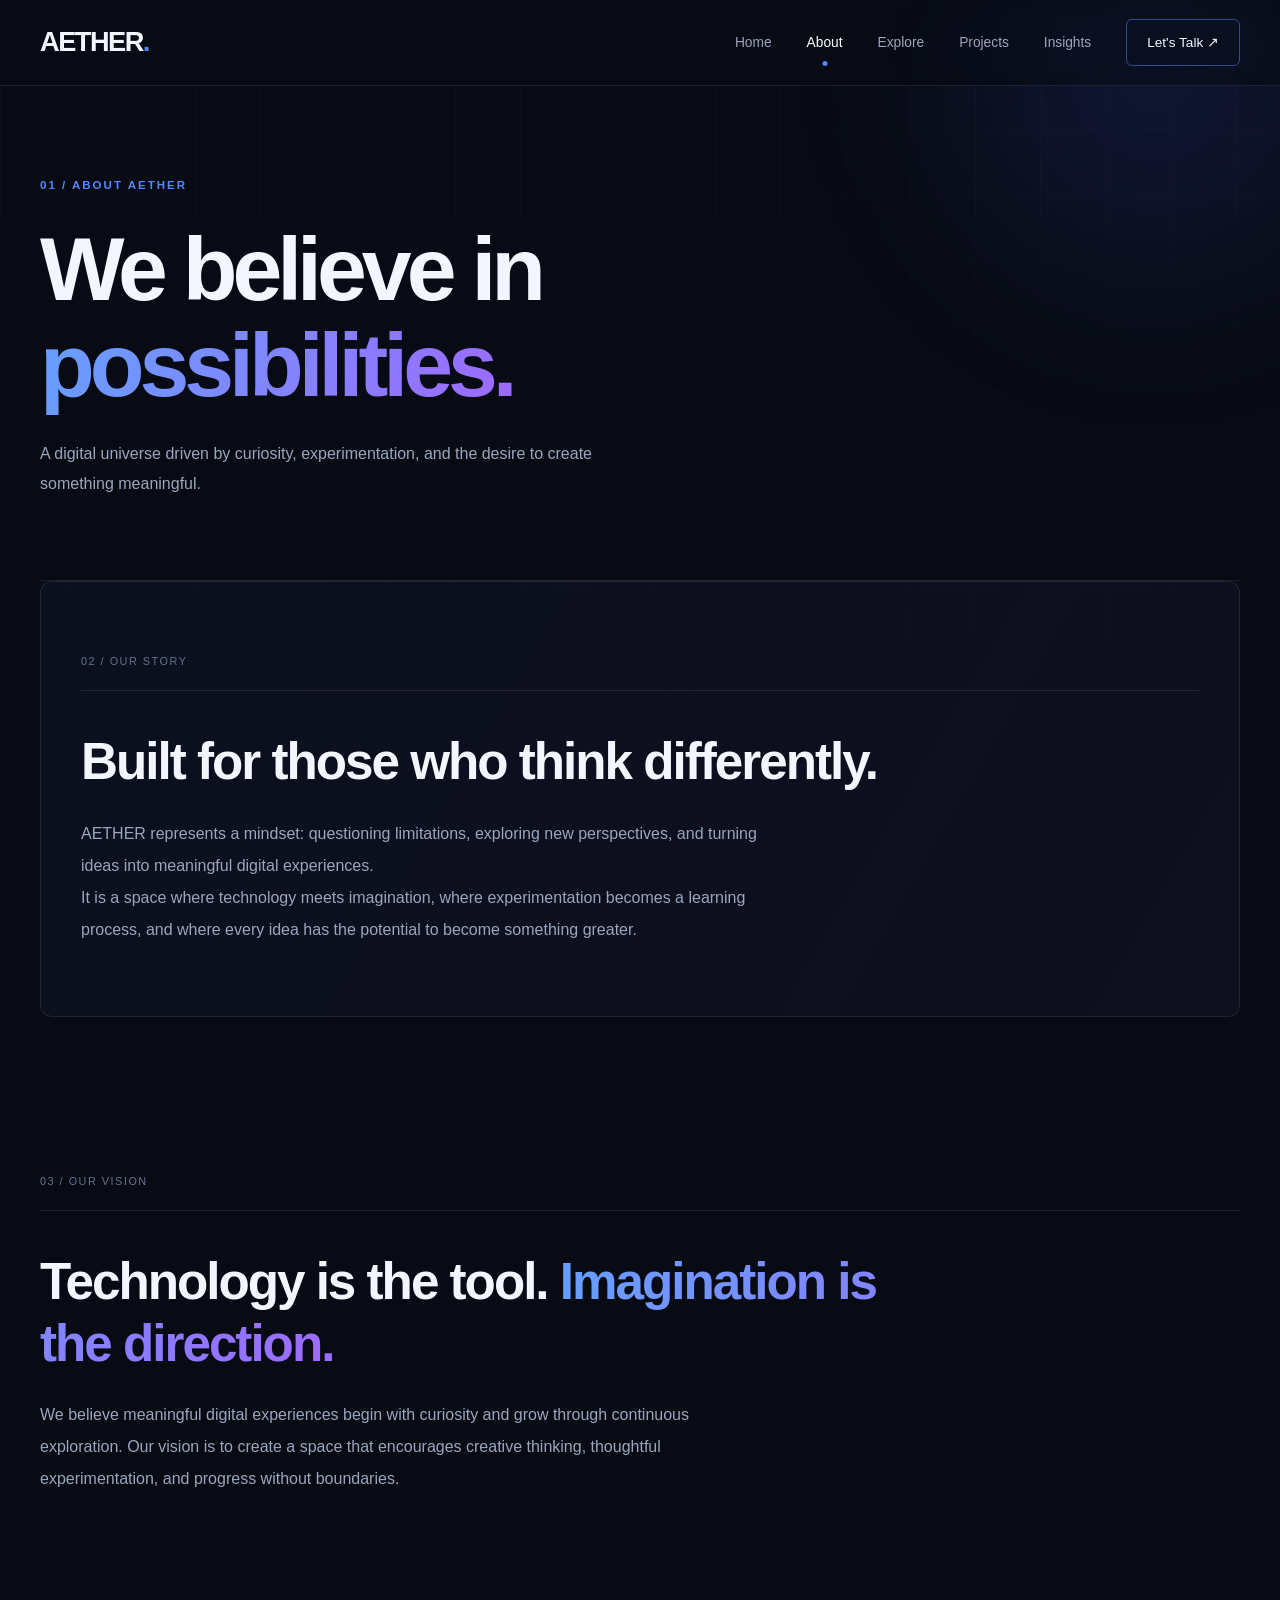
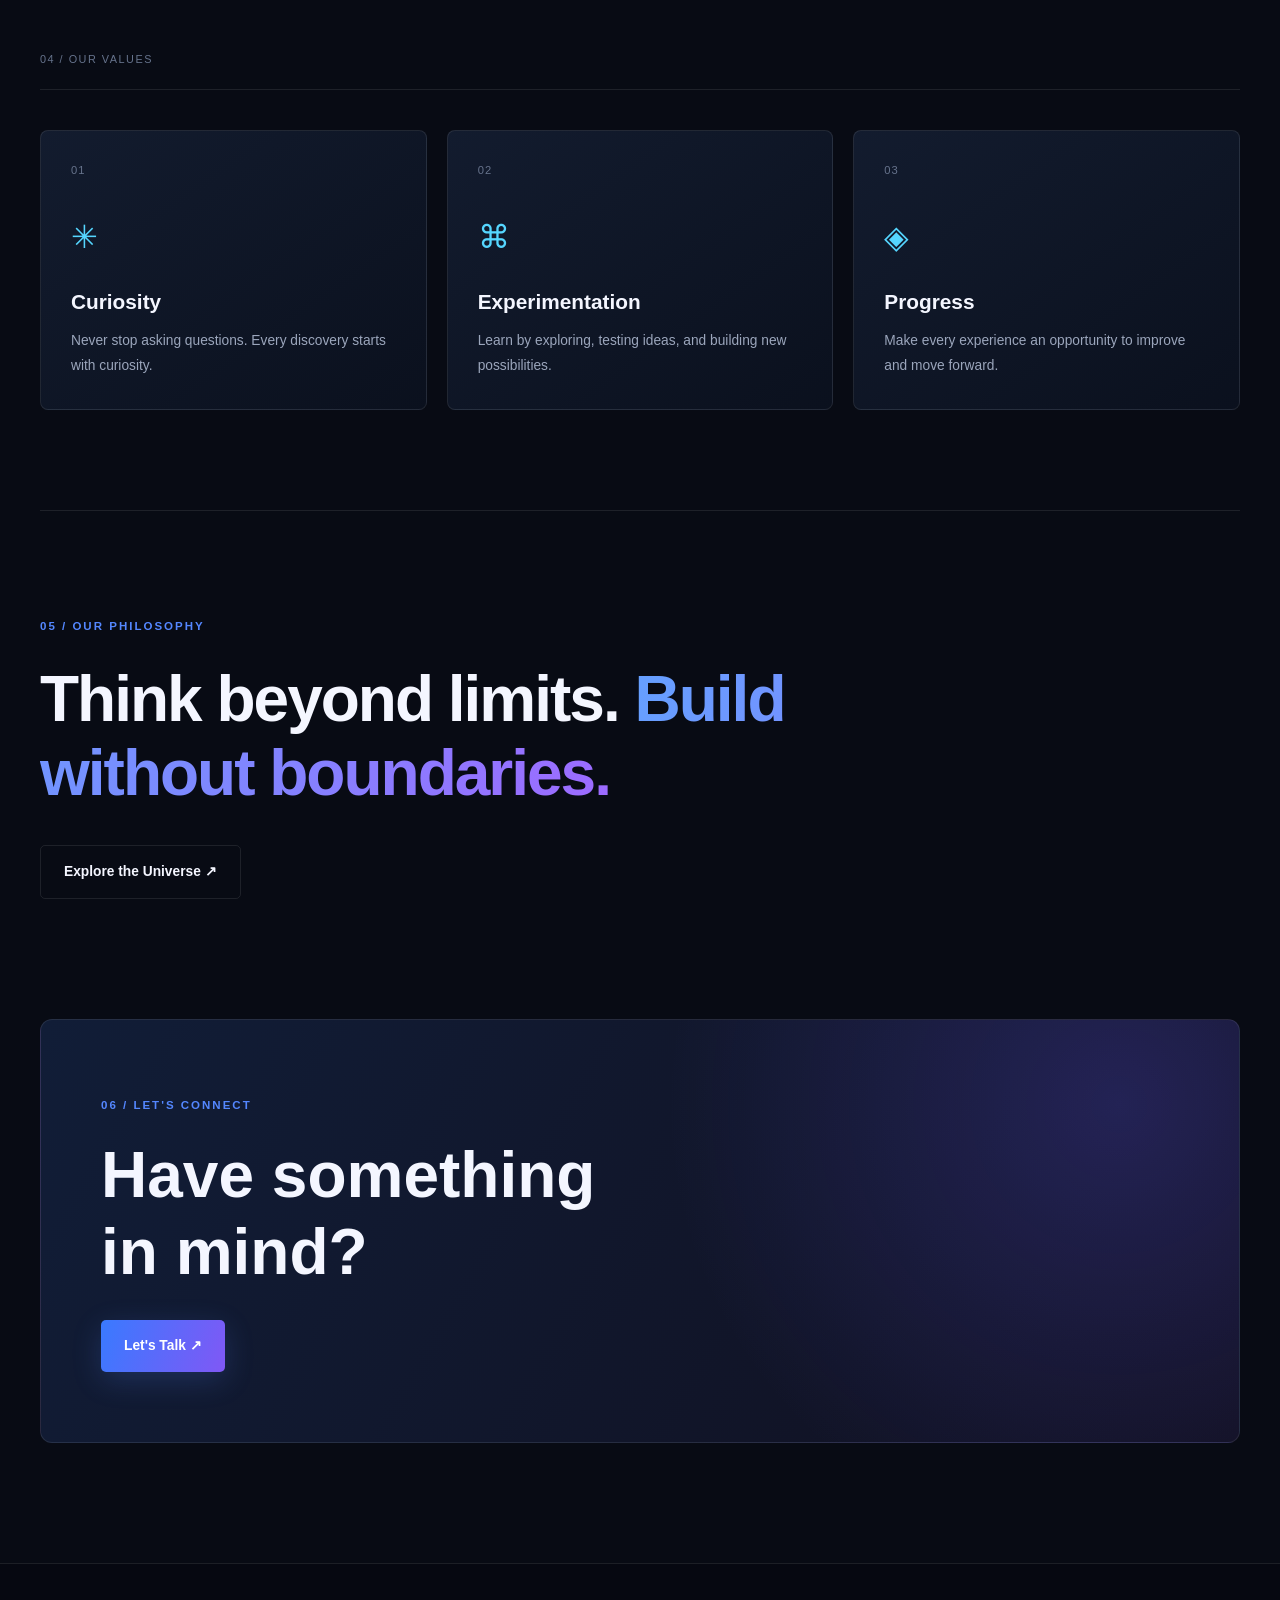
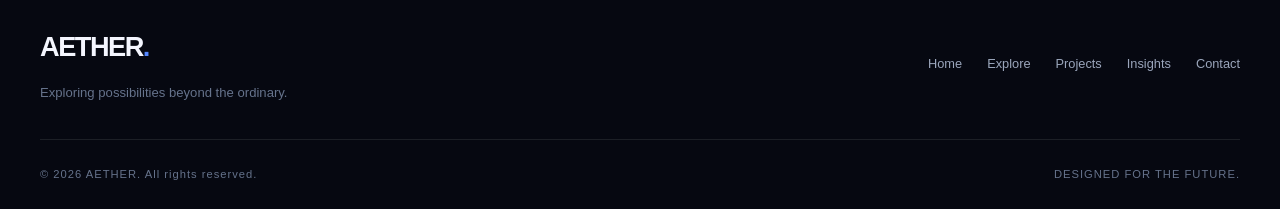
<file: about.html>
<!DOCTYPE html>
<html lang="en">

<head>
    <meta charset="UTF-8">
    <meta name="viewport" content="width=device-width, initial-scale=1.0">
    <meta name="theme-color" content="#080b14">

    <!-- BASIC SEO -->
    <title>About AETHER — Our Story, Vision & Philosophy</title>

    <meta name="description"
        content="Discover the story behind AETHER, an independent digital universe built around curiosity, technology, creativity, experimentation, and innovation.">

    <meta name="author" content="AETHER">
    <meta name="robots" content="index, follow">

    <!-- OPEN GRAPH -->
    <meta property="og:type" content="website">
    <meta property="og:site_name" content="AETHER">
    <meta property="og:title" content="About AETHER — Our Story & Philosophy">
    <meta property="og:description"
        content="Discover the ideas, values, and vision behind AETHER.">

    <!-- TWITTER CARD -->
    <meta name="twitter:card" content="summary">
    <meta name="twitter:title" content="About AETHER">
    <meta name="twitter:description"
        content="A digital universe driven by curiosity, experimentation, and creativity.">

    <!-- FAVICON -->
    <link rel="icon" type="image/svg+xml" href="assets/icons/favicon.svg">

    <!-- CSS -->
    <link rel="stylesheet" href="css/style.css">
    <link rel="stylesheet" href="css/animation.css">
    <link rel="stylesheet" href="css/pages.css">
    <link rel="stylesheet" href="css/responsive.css">

    <!-- JAVASCRIPT -->
    <script src="js/main.js" defer></script>
    <script src="js/navigation.js" defer></script>
    <script src="js/animation.js" defer></script>
    <script src="js/interactions.js" defer></script>
    <script src="js/cursor.js" defer></script>
    <script src="js/page-transition.js" defer></script>
    <script src="js/command-palette.js" defer></script>

</head>

<body>

    <!-- ACCESSIBILITY -->
    <a href="#main-content" class="skip-link">
        Skip to main content
    </a>

    <!-- BACKGROUND -->
    <div class="background-grid" aria-hidden="true"></div>
    <div class="ambient-glow" aria-hidden="true"></div>

    <!-- NAVBAR -->
    <header class="header">

        <nav class="navbar container" aria-label="Main navigation">

            <a href="index.html" class="logo" aria-label="AETHER Home">
                AETHER<span>.</span>
            </a>

            <button
                class="menu-toggle"
                type="button"
                aria-label="Toggle navigation"
                aria-expanded="false"
                aria-controls="primary-navigation">

                <span></span>
                <span></span>

            </button>

            <div class="nav-menu" id="primary-navigation">

                <a href="index.html" class="nav-link">
                    Home
                </a>

                <a href="about.html"
                    class="nav-link active"
                    aria-current="page">
                    About
                </a>

                <a href="explore.html" class="nav-link">
                    Explore
                </a>

                <a href="projects.html" class="nav-link">
                    Projects
                </a>

                <a href="insights.html" class="nav-link">
                    Insights
                </a>

                <a href="contact.html" class="nav-contact">
                    Let's Talk ↗
                </a>

            </div>

        </nav>

    </header>

    <!-- MAIN CONTENT -->
    <main id="main-content">

        <!-- HERO SECTION -->
        <section class="page-hero container">

            <span class="eyebrow">
                01 / ABOUT AETHER
            </span>

            <h1>
                We believe in
                <span class="gradient-text">
                    possibilities.
                </span>
            </h1>

            <p>
                A digital universe driven by curiosity, experimentation,
                and the desire to create something meaningful.
            </p>

        </section>

        <!-- OUR STORY -->
        <section class="content-section container">

            <div class="section-index">
                02 / OUR STORY
            </div>

            <h2>
                Built for those who think differently.
            </h2>

            <p>
                AETHER represents a mindset: questioning limitations,
                exploring new perspectives, and turning ideas into
                meaningful digital experiences.
            </p>

            <p>
                It is a space where technology meets imagination,
                where experimentation becomes a learning process,
                and where every idea has the potential to become
                something greater.
            </p>

        </section>

        <!-- OUR VISION -->
        <section class="content-section container">

            <div class="section-index">
                03 / OUR VISION
            </div>

            <h2>
                Technology is the tool.
                <span class="gradient-text">
                    Imagination is the direction.
                </span>
            </h2>

            <p>
                We believe meaningful digital experiences begin
                with curiosity and grow through continuous exploration.
                Our vision is to create a space that encourages
                creative thinking, thoughtful experimentation,
                and progress without boundaries.
            </p>

        </section>

        <!-- OUR VALUES -->
        <section class="content-section container">

            <div class="section-index">
                04 / OUR VALUES
            </div>

            <div class="feature-grid">

                <article class="feature-card">

                    <span class="card-number">01</span>

                    <div class="card-icon" aria-hidden="true">
                        ✳
                    </div>

                    <h3>
                        Curiosity
                    </h3>

                    <p>
                        Never stop asking questions.
                        Every discovery starts with curiosity.
                    </p>

                </article>

                <article class="feature-card">

                    <span class="card-number">02</span>

                    <div class="card-icon" aria-hidden="true">
                        ⌘
                    </div>

                    <h3>
                        Experimentation
                    </h3>

                    <p>
                        Learn by exploring, testing ideas,
                        and building new possibilities.
                    </p>

                </article>

                <article class="feature-card">

                    <span class="card-number">03</span>

                    <div class="card-icon" aria-hidden="true">
                        ◈
                    </div>

                    <h3>
                        Progress
                    </h3>

                    <p>
                        Make every experience an opportunity
                        to improve and move forward.
                    </p>

                </article>

            </div>

        </section>

        <!-- PHILOSOPHY -->
        <section class="statement-section container">

            <span class="eyebrow">
                05 / OUR PHILOSOPHY
            </span>

            <h2>
                Think beyond limits.
                <span class="gradient-text">
                    Build without boundaries.
                </span>
            </h2>

            <a href="explore.html" class="btn-secondary">
                Explore the Universe ↗
            </a>

        </section>

        <!-- CTA -->
        <section class="cta-section container">

            <div class="cta-content">

                <span class="eyebrow">
                    06 / LET'S CONNECT
                </span>

                <h2>
                    Have something
                    <br>
                    in mind?
                </h2>

                <a href="contact.html" class="btn-primary">
                    Let's Talk ↗
                </a>

            </div>

        </section>

    </main>

    <!-- FOOTER -->
    <footer class="footer">

        <div class="container footer-content">

            <div class="footer-brand">

                <a href="index.html" class="logo">
                    AETHER<span>.</span>
                </a>

                <p>
                    Exploring possibilities beyond the ordinary.
                </p>

            </div>

            <nav class="footer-links" aria-label="Footer navigation">

                <a href="index.html">Home</a>
                <a href="explore.html">Explore</a>
                <a href="projects.html">Projects</a>
                <a href="insights.html">Insights</a>
                <a href="contact.html">Contact</a>

            </nav>

            <div class="footer-bottom">

                <span>
                    © 2026 AETHER. All rights reserved.
                </span>

                <span>
                    DESIGNED FOR THE FUTURE.
                </span>

            </div>

        </div>

    </footer>

    <!-- BACK TO TOP -->
    <button
        class="back-to-top"
        type="button"
        aria-label="Back to top">
    </button>

</body>
</html>
</file>
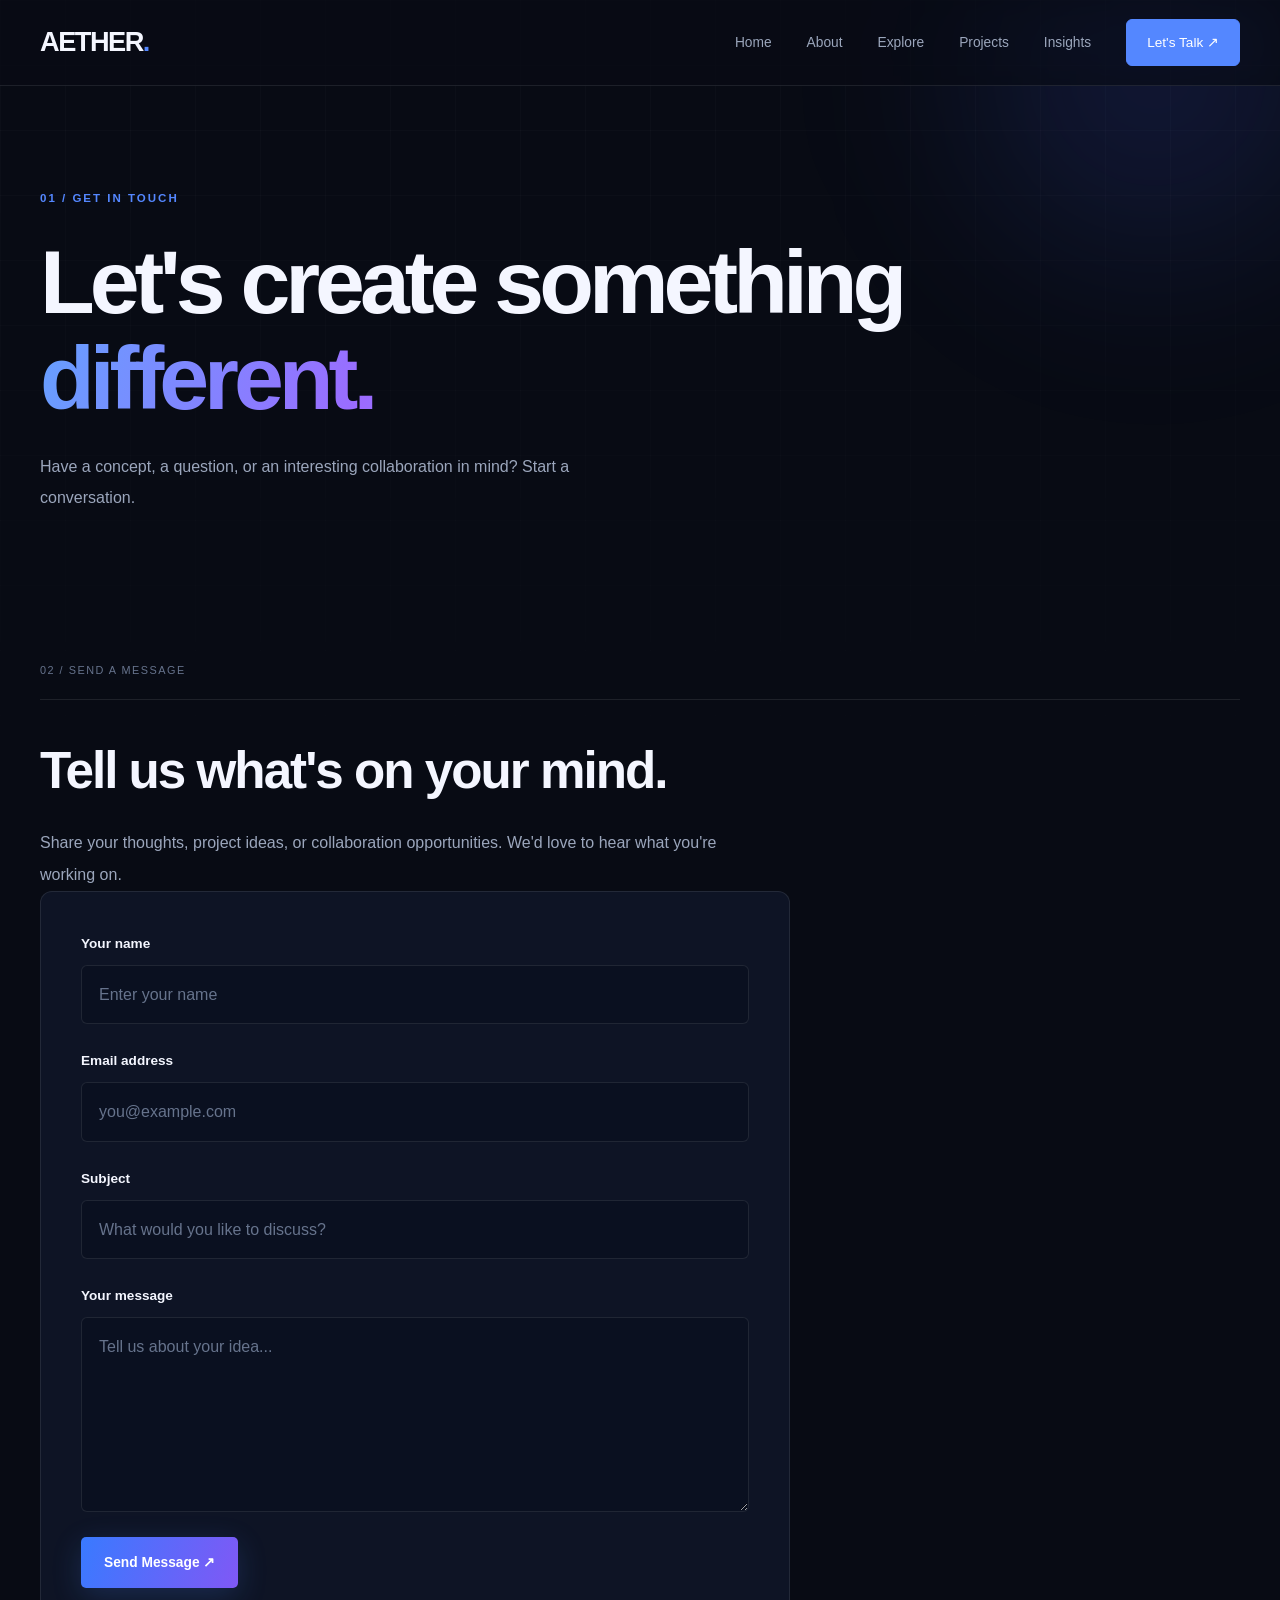
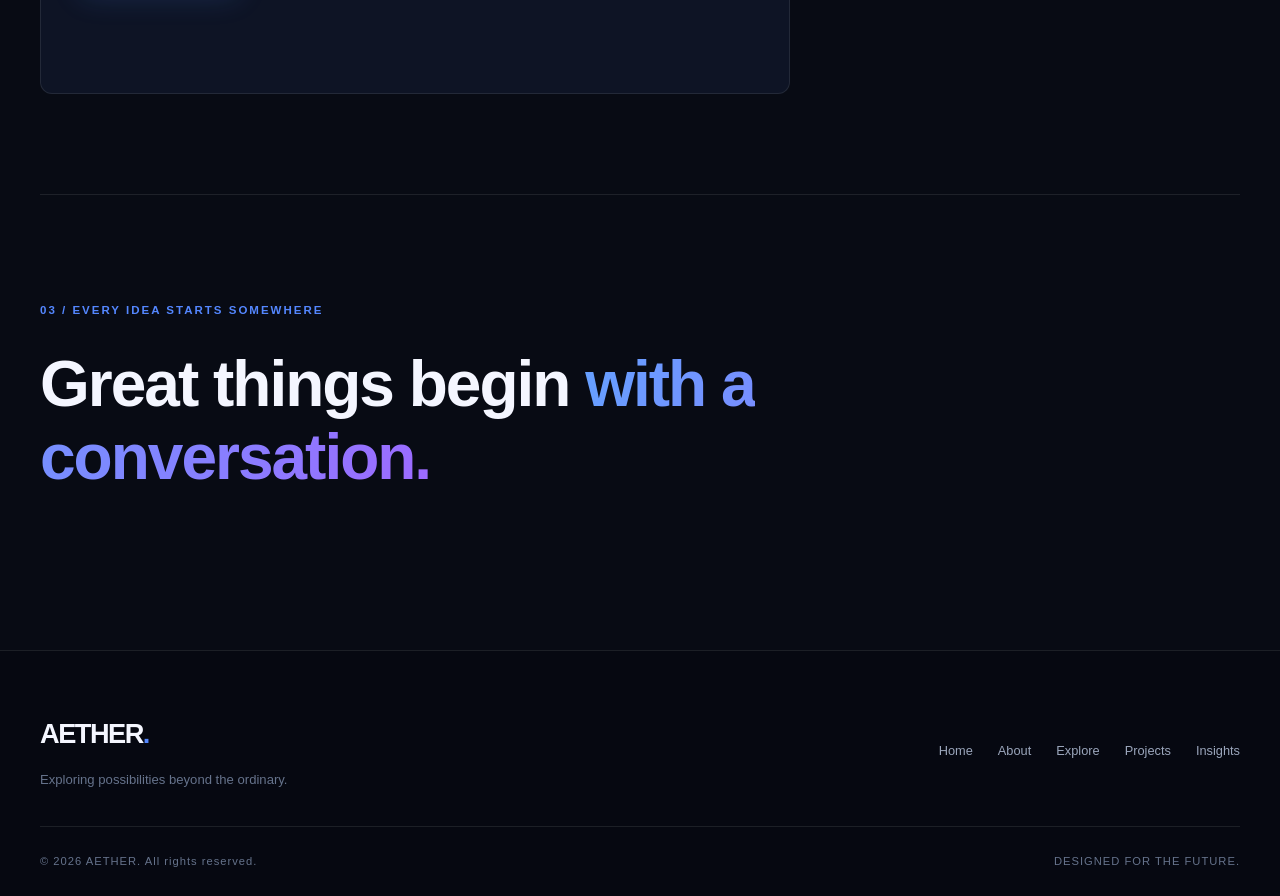
<file: contact.html>
<!DOCTYPE html>
<html lang="en">

<head>
    <meta charset="UTF-8">
    <meta name="viewport" content="width=device-width, initial-scale=1.0">
    <meta name="theme-color" content="#080b14">

    <!-- BASIC SEO -->
    <title>Contact AETHER — Let's Create Something Different</title>

    <meta name="description"
        content="Get in touch with AETHER to discuss creative ideas, digital projects, technology, and potential collaborations. Let's create something different.">

    <meta name="author" content="AETHER">
    <meta name="robots" content="index, follow">

    <!-- OPEN GRAPH -->
    <meta property="og:type" content="website">
    <meta property="og:site_name" content="AETHER">
    <meta property="og:title" content="Contact AETHER">
    <meta property="og:description"
        content="Have a concept, a question, or an interesting collaboration in mind? Start a conversation with AETHER.">

    <!-- TWITTER CARD -->
    <meta name="twitter:card" content="summary">
    <meta name="twitter:title" content="Contact AETHER">
    <meta name="twitter:description"
        content="Let's create something different. Get in touch with AETHER.">

    <!-- FAVICON -->
    <link rel="icon" type="image/svg+xml" href="assets/icons/favicon.svg">

    <!-- CSS -->
    <link rel="stylesheet" href="css/style.css">
    <link rel="stylesheet" href="css/animation.css">
    <link rel="stylesheet" href="css/pages.css">
    <link rel="stylesheet" href="css/responsive.css">

</head>

<body>

    <!-- ACCESSIBILITY -->
    <a href="#main-content" class="skip-link">
        Skip to main content
    </a>

    <!-- BACKGROUND -->
    <div class="background-grid" aria-hidden="true"></div>
    <div class="ambient-glow" aria-hidden="true"></div>

    <!-- NAVIGATION -->
    <header class="header">

        <nav class="navbar container" aria-label="Main navigation">

            <a href="index.html" class="logo" aria-label="AETHER Home">
                AETHER<span>.</span>
            </a>

            <button
                class="menu-toggle"
                type="button"
                aria-label="Toggle navigation"
                aria-expanded="false"
                aria-controls="primary-navigation">

                <span></span>
                <span></span>

            </button>

            <div class="nav-menu" id="primary-navigation">

                <a href="index.html" class="nav-link">
                    Home
                </a>

                <a href="about.html" class="nav-link">
                    About
                </a>

                <a href="explore.html" class="nav-link">
                    Explore
                </a>

                <a href="projects.html" class="nav-link">
                    Projects
                </a>

                <a href="insights.html" class="nav-link">
                    Insights
                </a>

                <a href="contact.html"
                    class="nav-contact active"
                    aria-current="page">
                    Let's Talk ↗
                </a>

            </div>

        </nav>

    </header>

    <!-- MAIN CONTENT -->
    <main id="main-content">

        <!-- HERO SECTION -->
        <section class="page-hero container">

            <span class="eyebrow">
                01 / GET IN TOUCH
            </span>

            <h1>
                Let's create something
                <span class="gradient-text">
                    different.
                </span>
            </h1>

            <p>
                Have a concept, a question, or an interesting
                collaboration in mind? Start a conversation.
            </p>

        </section>

        <!-- CONTACT FORM -->
        <section class="content-section container">

            <div class="section-index">
                02 / SEND A MESSAGE
            </div>

            <h2>
                Tell us what's on your mind.
            </h2>

            <p>
                Share your thoughts, project ideas, or
                collaboration opportunities. We'd love
                to hear what you're working on.
            </p>

            <form
                class="contact-form"
                id="contact-form"
                action="https://formspree.io/f/xnpdorpq"
                method="POST"
                aria-label="Contact form">

                <!-- NAME -->
                <div class="form-group">

                    <label for="name">
                        Your name
                    </label>

                    <input
                        type="text"
                        id="name"
                        name="name"
                        placeholder="Enter your name"
                        autocomplete="name"
                        minlength="2"
                        maxlength="80"
                        required
                    >

                </div>

                <!-- EMAIL -->
                <div class="form-group">

                    <label for="email">
                        Email address
                    </label>

                    <input
                        type="email"
                        id="email"
                        name="email"
                        placeholder="you@example.com"
                        autocomplete="email"
                        maxlength="120"
                        required
                    >

                </div>

                <!-- SUBJECT -->
                <div class="form-group">

                    <label for="subject">
                        Subject
                    </label>

                    <input
                        type="text"
                        id="subject"
                        name="subject"
                        placeholder="What would you like to discuss?"
                        minlength="3"
                        maxlength="120"
                        required
                    >

                </div>

                <!-- MESSAGE -->
                <div class="form-group">

                    <label for="message">
                        Your message
                    </label>

                    <textarea
                        id="message"
                        name="message"
                        rows="6"
                        placeholder="Tell us about your idea..."
                        minlength="10"
                        maxlength="3000"
                        required
                    ></textarea>

                </div>

                <!-- EMAIL SUBJECT -->
                <input
                    type="hidden"
                    name="_subject"
                    value="New Message — AETHER Website"
                >

                <!-- HONEYPOT ANTI-SPAM -->
                <input
                    type="text"
                    name="_gotcha"
                    tabindex="-1"
                    autocomplete="off"
                    class="form-honeypot"
                    aria-hidden="true"
                >

                <!-- SUBMIT BUTTON -->
                <button
                    type="submit"
                    class="btn-primary"
                    id="submit-button">

                    <span class="button-text">
                        Send Message ↗
                    </span>

                </button>

                <!-- FORM STATUS -->
                <p
                    id="form-status"
                    class="form-status"
                    role="status"
                    aria-live="polite">
                </p>

            </form>

        </section>

        <!-- CONTACT STATEMENT -->
        <section class="statement-section container">

            <span class="eyebrow">
                03 / EVERY IDEA STARTS SOMEWHERE
            </span>

            <h2>
                Great things begin
                <span class="gradient-text">
                    with a conversation.
                </span>
            </h2>

        </section>

    </main>

    <!-- FOOTER -->
    <footer class="footer">

        <div class="container footer-content">

            <div class="footer-brand">

                <a href="index.html" class="logo">
                    AETHER<span>.</span>
                </a>

                <p>
                    Exploring possibilities beyond the ordinary.
                </p>

            </div>

            <nav class="footer-links" aria-label="Footer navigation">

                <a href="index.html">Home</a>
                <a href="about.html">About</a>
                <a href="explore.html">Explore</a>
                <a href="projects.html">Projects</a>
                <a href="insights.html">Insights</a>

            </nav>

            <div class="footer-bottom">

                <span>
                    © 2026 AETHER. All rights reserved.
                </span>

                <span>
                    DESIGNED FOR THE FUTURE.
                </span>

            </div>

        </div>

    </footer>

    <!-- BACK TO TOP -->
    <button
        class="back-to-top"
        type="button"
        aria-label="Back to top">
    </button>

    <!-- JAVASCRIPT -->
    <script src="js/main.js" defer></script>
    <script src="js/navigation.js" defer></script>
    <script src="js/animation.js" defer></script>
    <script src="js/interactions.js" defer></script>

    <!-- GLOBAL FEATURES -->
    <script src="js/cursor.js" defer></script>
    <script src="js/page-transition.js" defer></script>
    <script src="js/command-palette.js" defer></script>

    <!-- CONTACT FORM -->
    <script src="js/contact-form.js" defer></script>

</body>
</html>
</file>
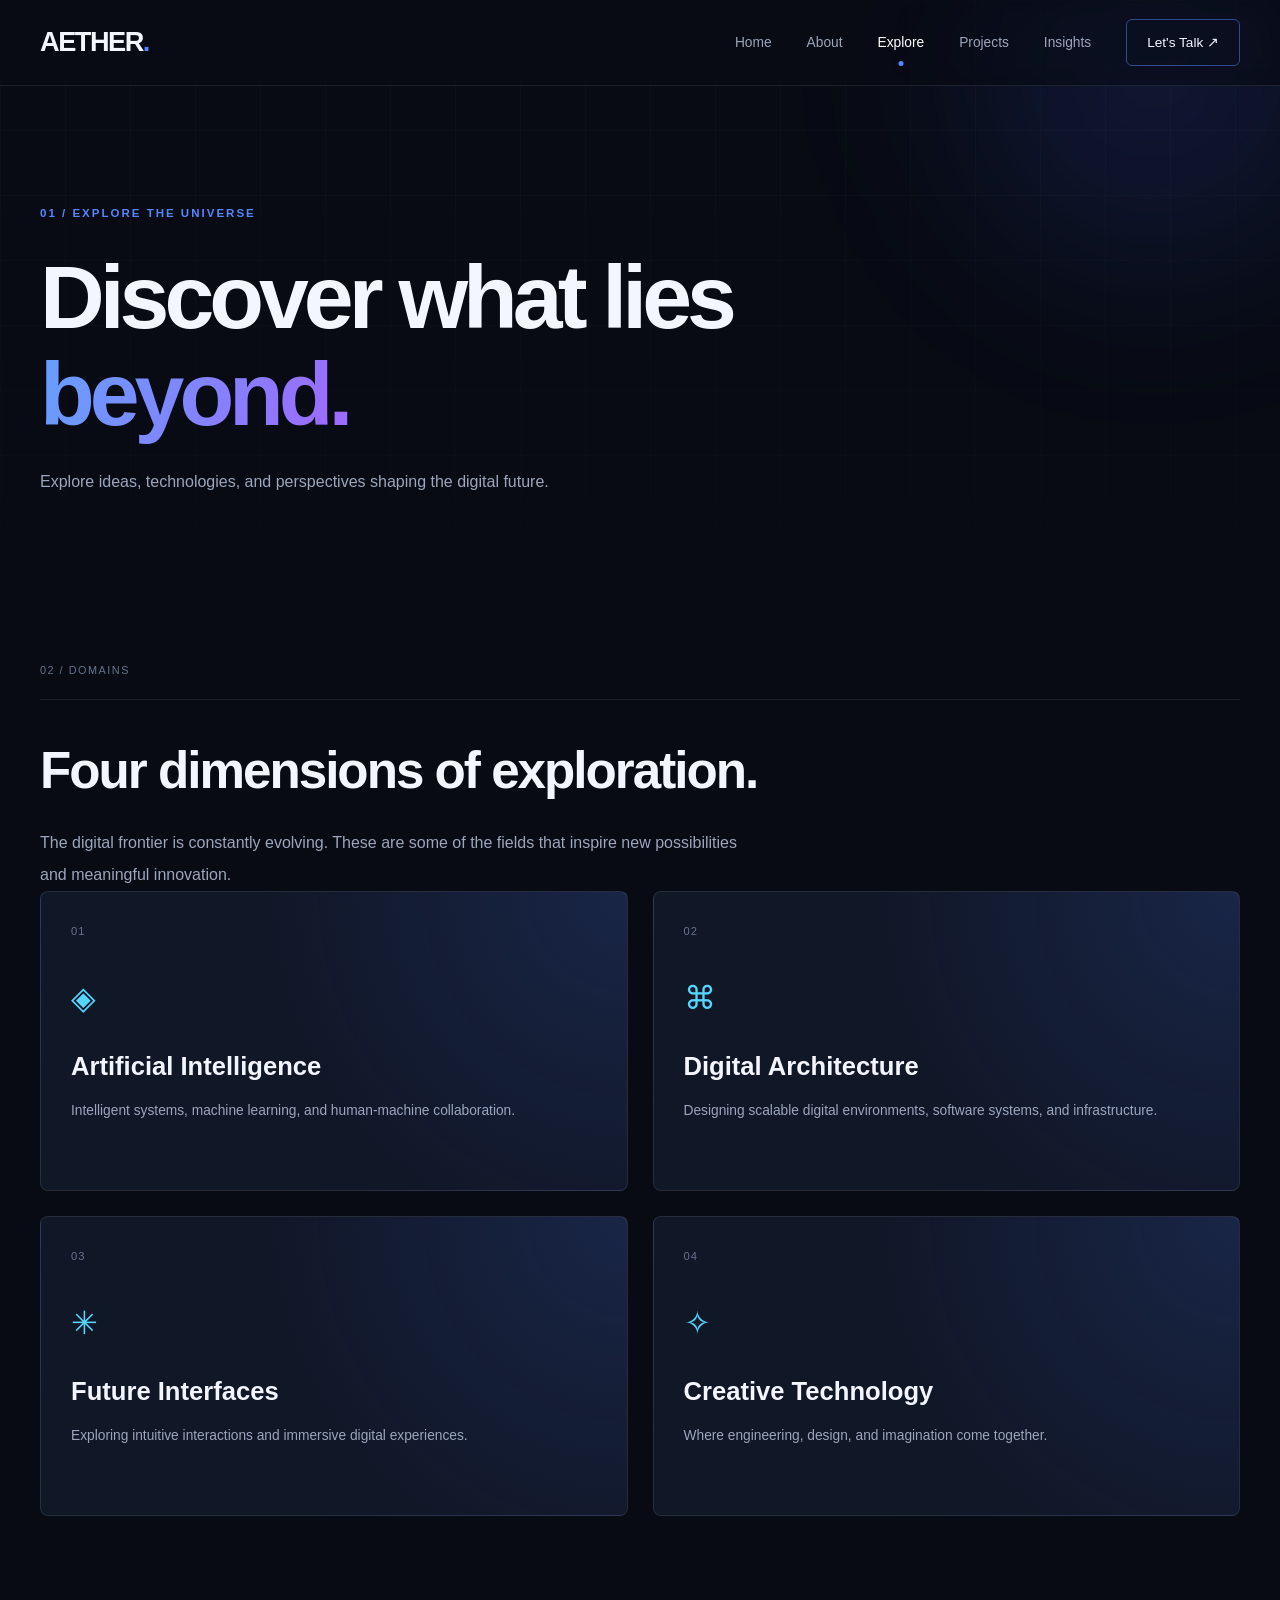
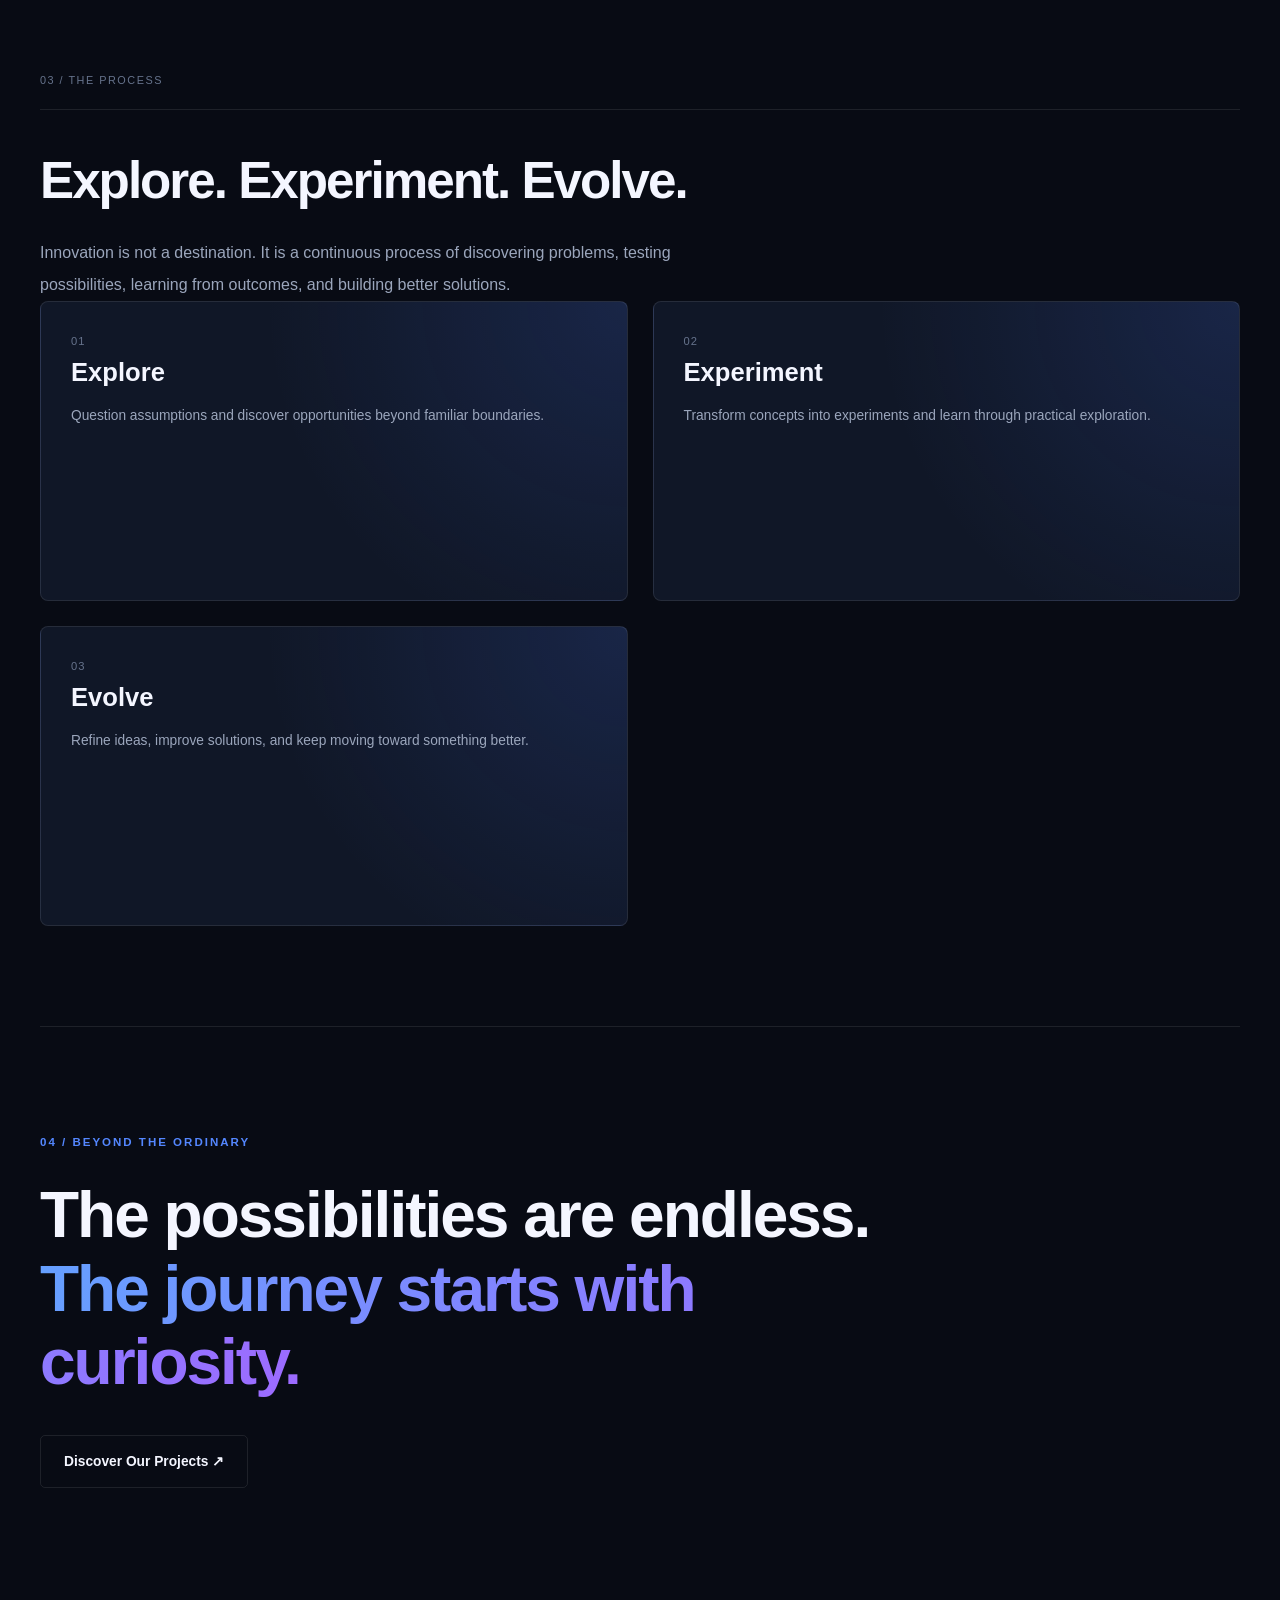
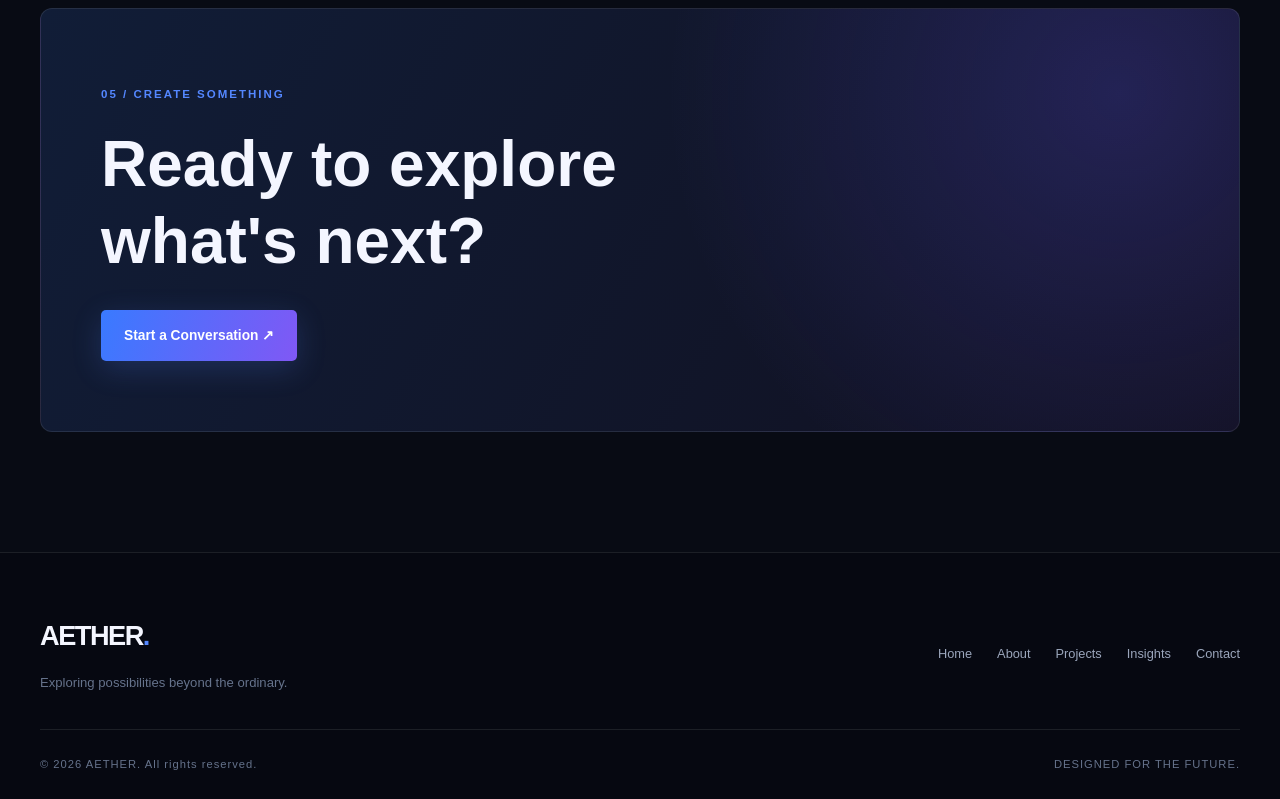
<file: explore.html>
<!DOCTYPE html>
<html lang="en">

<head>
    <meta charset="UTF-8">
    <meta name="viewport" content="width=device-width, initial-scale=1.0">
    <meta name="theme-color" content="#080b14">

    <!-- BASIC SEO -->
    <title>Explore AETHER — Technology, AI & Digital Innovation</title>

    <meta name="description"
        content="Explore the digital universe of AETHER through artificial intelligence, digital architecture, future interfaces, and creative technology.">

    <meta name="author" content="AETHER">
    <meta name="robots" content="index, follow">

    <!-- OPEN GRAPH -->
    <meta property="og:type" content="website">
    <meta property="og:site_name" content="AETHER">
    <meta property="og:title" content="Explore AETHER — Discover What Lies Beyond">
    <meta property="og:description"
        content="Explore ideas, technologies, and perspectives shaping the digital future.">

    <!-- TWITTER CARD -->
    <meta name="twitter:card" content="summary">
    <meta name="twitter:title" content="Explore AETHER">
    <meta name="twitter:description"
        content="Discover technology, creativity, and possibilities beyond the ordinary.">

    <!-- FAVICON -->
    <link rel="icon" type="image/svg+xml" href="assets/icons/favicon.svg">

    <!-- CSS -->
    <link rel="stylesheet" href="css/style.css">
    <link rel="stylesheet" href="css/animation.css">
    <link rel="stylesheet" href="css/pages.css">
    <link rel="stylesheet" href="css/responsive.css">

    <!-- JAVASCRIPT -->
    <script src="js/main.js" defer></script>
    <script src="js/navigation.js" defer></script>
    <script src="js/animation.js" defer></script>
    <script src="js/interactions.js" defer></script>
    <script src="js/cursor.js" defer></script>
    <script src="js/page-transition.js" defer></script>
    <script src="js/command-palette.js" defer></script>

</head>

<body>

    <!-- ACCESSIBILITY -->
    <a href="#main-content" class="skip-link">
        Skip to main content
    </a>

    <!-- BACKGROUND -->
    <div class="background-grid" aria-hidden="true"></div>
    <div class="ambient-glow" aria-hidden="true"></div>

    <!-- NAVBAR -->
    <header class="header">

        <nav class="navbar container" aria-label="Main navigation">

            <a href="index.html" class="logo" aria-label="AETHER Home">
                AETHER<span>.</span>
            </a>

            <button
                class="menu-toggle"
                type="button"
                aria-label="Toggle navigation"
                aria-expanded="false"
                aria-controls="primary-navigation">

                <span></span>
                <span></span>

            </button>

            <div class="nav-menu" id="primary-navigation">

                <a href="index.html" class="nav-link">
                    Home
                </a>

                <a href="about.html" class="nav-link">
                    About
                </a>

                <a href="explore.html"
                    class="nav-link active"
                    aria-current="page">
                    Explore
                </a>

                <a href="projects.html" class="nav-link">
                    Projects
                </a>

                <a href="insights.html" class="nav-link">
                    Insights
                </a>

                <a href="contact.html" class="nav-contact">
                    Let's Talk ↗
                </a>

            </div>

        </nav>

    </header>

    <!-- MAIN CONTENT -->
    <main id="main-content">

        <!-- HERO SECTION -->
        <section class="page-hero container">

            <span class="eyebrow">
                01 / EXPLORE THE UNIVERSE
            </span>

            <h1>
                Discover what lies
                <span class="gradient-text">
                    beyond.
                </span>
            </h1>

            <p>
                Explore ideas, technologies, and perspectives
                shaping the digital future.
            </p>

        </section>

        <!-- DOMAINS SECTION -->
        <section class="content-section container">

            <div class="section-index">
                02 / DOMAINS
            </div>

            <h2>
                Four dimensions of exploration.
            </h2>

            <p>
                The digital frontier is constantly evolving.
                These are some of the fields that inspire
                new possibilities and meaningful innovation.
            </p>

            <div class="feature-grid">

                <article class="feature-card">

                    <span class="card-number">01</span>

                    <div class="card-icon" aria-hidden="true">
                        ◈
                    </div>

                    <h3>
                        Artificial Intelligence
                    </h3>

                    <p>
                        Intelligent systems, machine learning,
                        and human-machine collaboration.
                    </p>

                </article>

                <article class="feature-card">

                    <span class="card-number">02</span>

                    <div class="card-icon" aria-hidden="true">
                        ⌘
                    </div>

                    <h3>
                        Digital Architecture
                    </h3>

                    <p>
                        Designing scalable digital environments,
                        software systems, and infrastructure.
                    </p>

                </article>

                <article class="feature-card">

                    <span class="card-number">03</span>

                    <div class="card-icon" aria-hidden="true">
                        ✳
                    </div>

                    <h3>
                        Future Interfaces
                    </h3>

                    <p>
                        Exploring intuitive interactions
                        and immersive digital experiences.
                    </p>

                </article>

                <article class="feature-card">

                    <span class="card-number">04</span>

                    <div class="card-icon" aria-hidden="true">
                        ✧
                    </div>

                    <h3>
                        Creative Technology
                    </h3>

                    <p>
                        Where engineering, design,
                        and imagination come together.
                    </p>

                </article>

            </div>

        </section>

        <!-- EXPLORATION PHILOSOPHY -->
        <section class="content-section container">

            <div class="section-index">
                03 / THE PROCESS
            </div>

            <h2>
                Explore. Experiment. Evolve.
            </h2>

            <p>
                Innovation is not a destination.
                It is a continuous process of discovering
                problems, testing possibilities, learning
                from outcomes, and building better solutions.
            </p>

            <div class="feature-grid">

                <article class="feature-card">

                    <span class="card-number">01</span>

                    <h3>
                        Explore
                    </h3>

                    <p>
                        Question assumptions and discover
                        opportunities beyond familiar boundaries.
                    </p>

                </article>

                <article class="feature-card">

                    <span class="card-number">02</span>

                    <h3>
                        Experiment
                    </h3>

                    <p>
                        Transform concepts into experiments
                        and learn through practical exploration.
                    </p>

                </article>

                <article class="feature-card">

                    <span class="card-number">03</span>

                    <h3>
                        Evolve
                    </h3>

                    <p>
                        Refine ideas, improve solutions,
                        and keep moving toward something better.
                    </p>

                </article>

            </div>

        </section>

        <!-- STATEMENT SECTION -->
        <section class="statement-section container">

            <span class="eyebrow">
                04 / BEYOND THE ORDINARY
            </span>

            <h2>
                The possibilities are endless.
                <span class="gradient-text">
                    The journey starts with curiosity.
                </span>
            </h2>

            <a href="projects.html" class="btn-secondary">
                Discover Our Projects ↗
            </a>

        </section>

        <!-- CTA SECTION -->
        <section class="cta-section container">

            <div class="cta-content">

                <span class="eyebrow">
                    05 / CREATE SOMETHING
                </span>

                <h2>
                    Ready to explore
                    <br>
                    what's next?
                </h2>

                <a href="contact.html" class="btn-primary">
                    Start a Conversation ↗
                </a>

            </div>

        </section>

    </main>

    <!-- FOOTER -->
    <footer class="footer">

        <div class="container footer-content">

            <div class="footer-brand">

                <a href="index.html" class="logo">
                    AETHER<span>.</span>
                </a>

                <p>
                    Exploring possibilities beyond the ordinary.
                </p>

            </div>

            <nav class="footer-links" aria-label="Footer navigation">

                <a href="index.html">Home</a>
                <a href="about.html">About</a>
                <a href="projects.html">Projects</a>
                <a href="insights.html">Insights</a>
                <a href="contact.html">Contact</a>

            </nav>

            <div class="footer-bottom">

                <span>
                    © 2026 AETHER. All rights reserved.
                </span>

                <span>
                    DESIGNED FOR THE FUTURE.
                </span>

            </div>

        </div>

    </footer>

    <!-- BACK TO TOP -->
    <button
        class="back-to-top"
        type="button"
        aria-label="Back to top">
    </button>

</body>
</html>
</file>
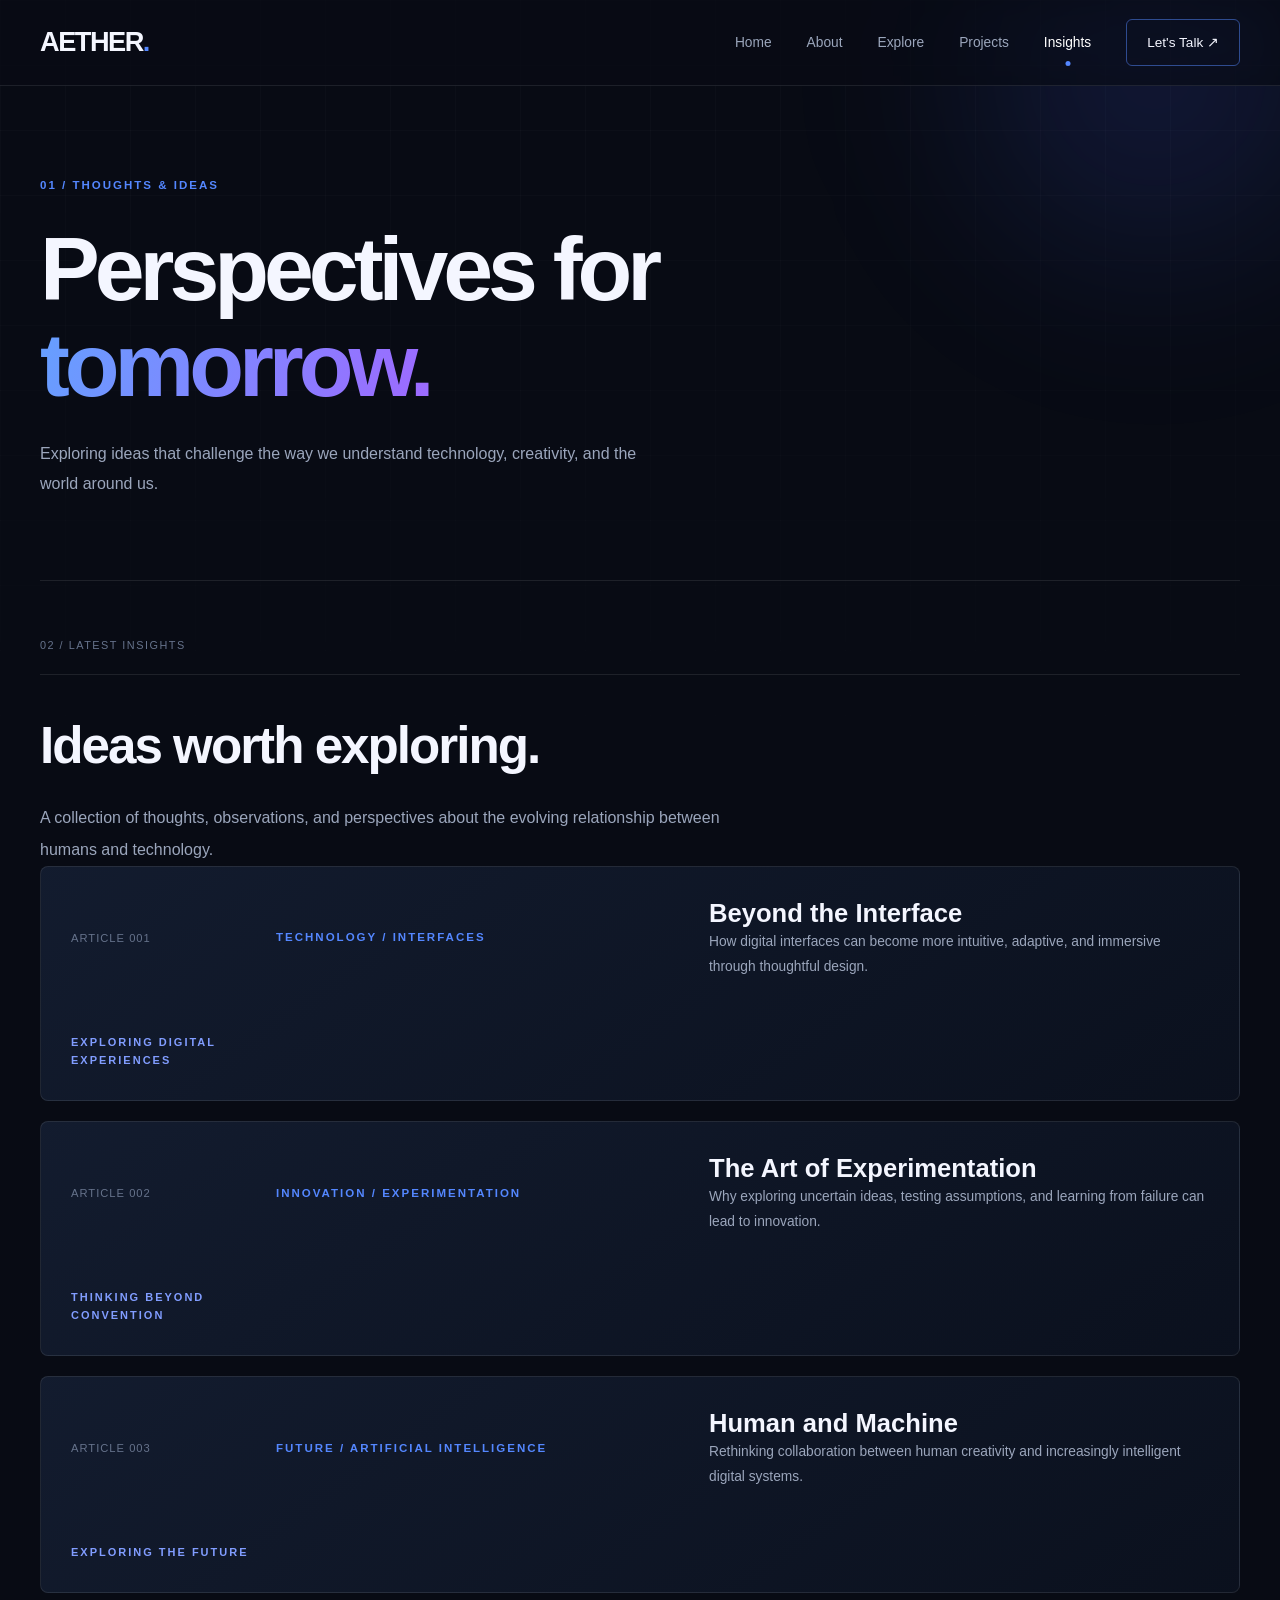
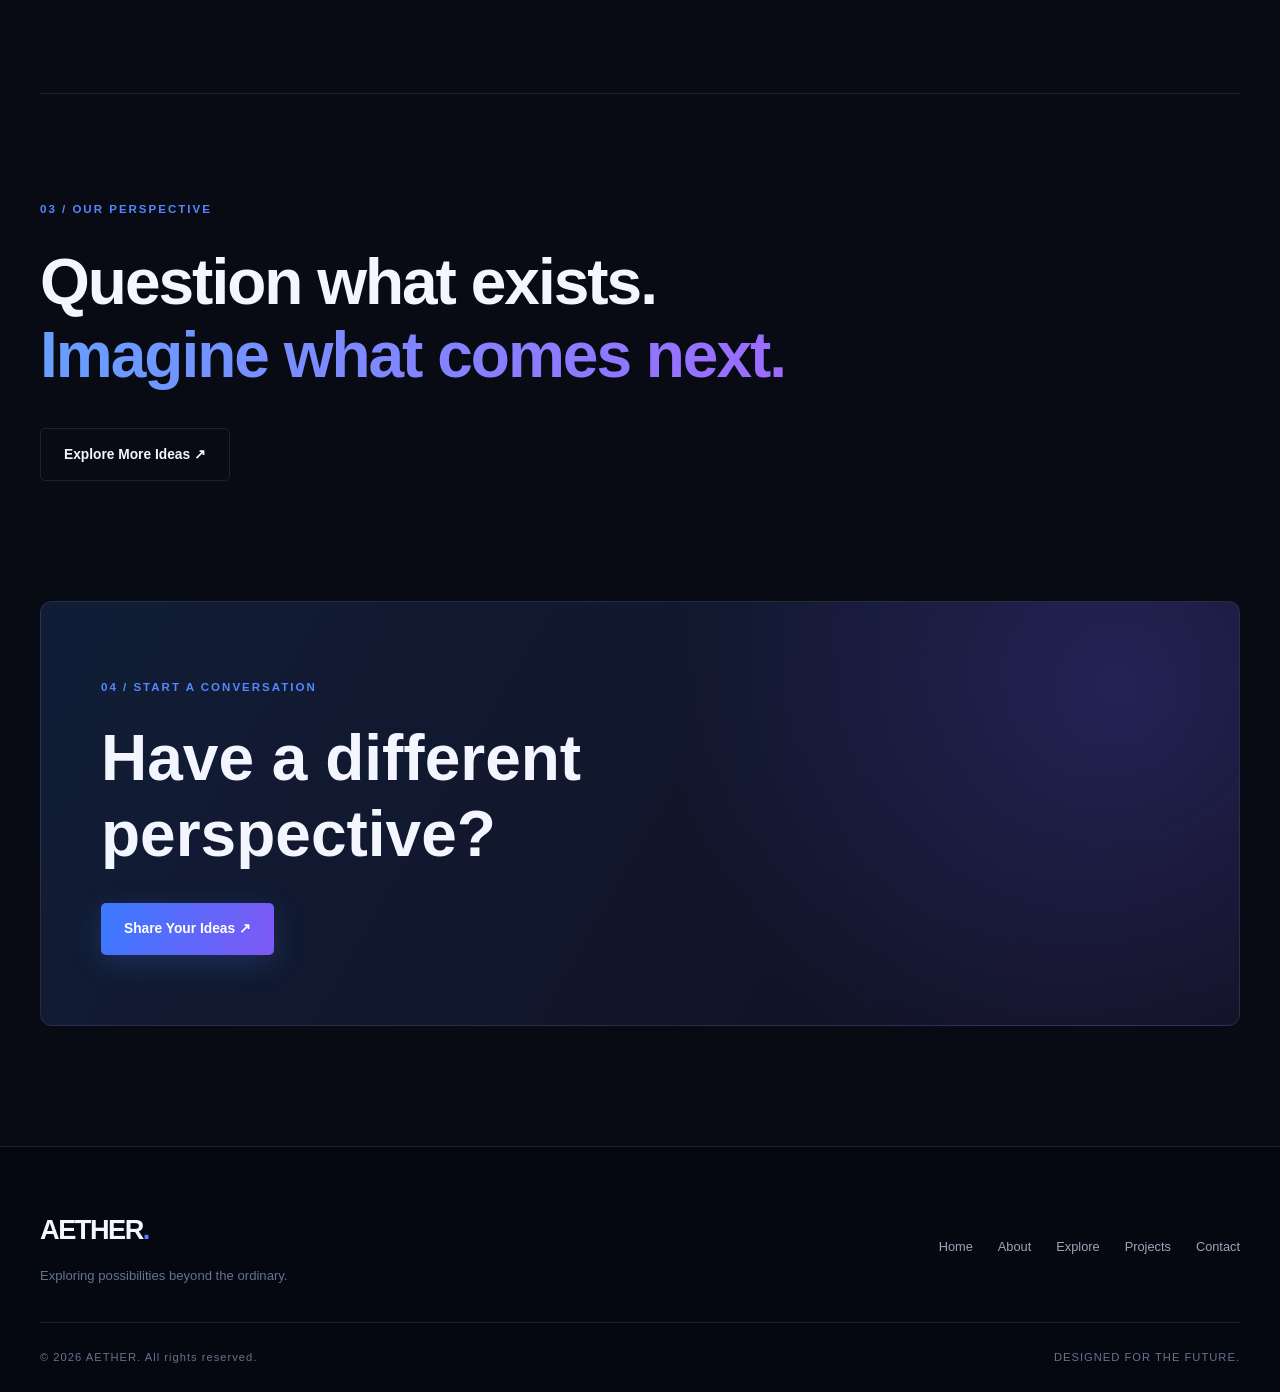
<file: insights.html>
<!DOCTYPE html>
<html lang="en">

<head>
    <meta charset="UTF-8">
    <meta name="viewport" content="width=device-width, initial-scale=1.0">
    <meta name="theme-color" content="#080b14">

    <!-- BASIC SEO -->
    <title>Insights — AETHER | Ideas, Technology & Perspectives</title>

    <meta name="description"
        content="Explore AETHER insights on technology, digital innovation, creative experimentation, human-machine collaboration, and the future of digital experiences.">

    <meta name="author" content="AETHER">
    <meta name="robots" content="index, follow">

    <!-- OPEN GRAPH -->
    <meta property="og:type" content="website">
    <meta property="og:site_name" content="AETHER">
    <meta property="og:title" content="Insights — AETHER">
    <meta property="og:description"
        content="Ideas and perspectives exploring technology, creativity, and the digital future.">

    <!-- TWITTER CARD -->
    <meta name="twitter:card" content="summary">
    <meta name="twitter:title" content="Insights — AETHER">
    <meta name="twitter:description"
        content="Exploring ideas that challenge the way we understand technology and creativity.">

    <!-- FAVICON -->
    <link rel="icon" type="image/svg+xml" href="assets/icons/favicon.svg">

    <!-- CSS -->
    <link rel="stylesheet" href="css/style.css">
    <link rel="stylesheet" href="css/animation.css">
    <link rel="stylesheet" href="css/pages.css">
    <link rel="stylesheet" href="css/responsive.css">

</head>

<body>

    <!-- ACCESSIBILITY -->
    <a href="#main-content" class="skip-link">
        Skip to main content
    </a>

    <!-- BACKGROUND -->
    <div class="background-grid" aria-hidden="true"></div>
    <div class="ambient-glow" aria-hidden="true"></div>

    <!-- NAVIGATION -->
    <header class="header">

        <nav class="navbar container" aria-label="Main navigation">

            <a href="index.html" class="logo" aria-label="AETHER Home">
                AETHER<span>.</span>
            </a>

            <button
                class="menu-toggle"
                type="button"
                aria-label="Toggle navigation"
                aria-expanded="false"
                aria-controls="primary-navigation">

                <span></span>
                <span></span>

            </button>

            <div class="nav-menu" id="primary-navigation">

                <a href="index.html" class="nav-link">
                    Home
                </a>

                <a href="about.html" class="nav-link">
                    About
                </a>

                <a href="explore.html" class="nav-link">
                    Explore
                </a>

                <a href="projects.html" class="nav-link">
                    Projects
                </a>

                <a href="insights.html"
                    class="nav-link active"
                    aria-current="page">
                    Insights
                </a>

                <a href="contact.html" class="nav-contact">
                    Let's Talk ↗
                </a>

            </div>

        </nav>

    </header>

    <!-- MAIN CONTENT -->
    <main id="main-content">

        <!-- HERO SECTION -->
        <section class="page-hero container">

            <span class="eyebrow">
                01 / THOUGHTS & IDEAS
            </span>

            <h1>
                Perspectives for
                <span class="gradient-text">
                    tomorrow.
                </span>
            </h1>

            <p>
                Exploring ideas that challenge the way
                we understand technology, creativity,
                and the world around us.
            </p>

        </section>

        <!-- INSIGHTS SECTION -->
        <section class="content-section container">

            <div class="section-index">
                02 / LATEST INSIGHTS
            </div>

            <h2>
                Ideas worth exploring.
            </h2>

            <p>
                A collection of thoughts, observations,
                and perspectives about the evolving
                relationship between humans and technology.
            </p>

            <div class="feature-grid">

                <!-- ARTICLE 001 -->
                <article class="feature-card">

                    <span class="card-number">
                        ARTICLE 001
                    </span>

                    <span class="eyebrow">
                        TECHNOLOGY / INTERFACES
                    </span>

                    <div>

                        <h3>
                            Beyond the Interface
                        </h3>

                        <p>
                            How digital interfaces can become
                            more intuitive, adaptive, and immersive
                            through thoughtful design.
                        </p>

                    </div>

                    <span class="modal-label">
                        EXPLORING DIGITAL EXPERIENCES
                    </span>

                </article>

                <!-- ARTICLE 002 -->
                <article class="feature-card">

                    <span class="card-number">
                        ARTICLE 002
                    </span>

                    <span class="eyebrow">
                        INNOVATION / EXPERIMENTATION
                    </span>

                    <div>

                        <h3>
                            The Art of Experimentation
                        </h3>

                        <p>
                            Why exploring uncertain ideas,
                            testing assumptions, and learning
                            from failure can lead to innovation.
                        </p>

                    </div>

                    <span class="modal-label">
                        THINKING BEYOND CONVENTION
                    </span>

                </article>

                <!-- ARTICLE 003 -->
                <article class="feature-card">

                    <span class="card-number">
                        ARTICLE 003
                    </span>

                    <span class="eyebrow">
                        FUTURE / ARTIFICIAL INTELLIGENCE
                    </span>

                    <div>

                        <h3>
                            Human and Machine
                        </h3>

                        <p>
                            Rethinking collaboration between
                            human creativity and increasingly
                            intelligent digital systems.
                        </p>

                    </div>

                    <span class="modal-label">
                        EXPLORING THE FUTURE
                    </span>

                </article>

            </div>

        </section>

        <!-- EDITORIAL PHILOSOPHY -->
        <section class="statement-section container">

            <span class="eyebrow">
                03 / OUR PERSPECTIVE
            </span>

            <h2>
                Question what exists.
                <span class="gradient-text">
                    Imagine what comes next.
                </span>
            </h2>

            <a href="explore.html" class="btn-secondary">
                Explore More Ideas ↗
            </a>

        </section>

        <!-- CTA SECTION -->
        <section class="cta-section container">

            <div class="cta-content">

                <span class="eyebrow">
                    04 / START A CONVERSATION
                </span>

                <h2>
                    Have a different
                    <br>
                    perspective?
                </h2>

                <a href="contact.html" class="btn-primary">
                    Share Your Ideas ↗
                </a>

            </div>

        </section>

    </main>

    <!-- FOOTER -->
    <footer class="footer">

        <div class="container footer-content">

            <div class="footer-brand">

                <a href="index.html" class="logo">
                    AETHER<span>.</span>
                </a>

                <p>
                    Exploring possibilities beyond the ordinary.
                </p>

            </div>

            <nav class="footer-links" aria-label="Footer navigation">

                <a href="index.html">Home</a>
                <a href="about.html">About</a>
                <a href="explore.html">Explore</a>
                <a href="projects.html">Projects</a>
                <a href="contact.html">Contact</a>

            </nav>

            <div class="footer-bottom">

                <span>
                    © 2026 AETHER. All rights reserved.
                </span>

                <span>
                    DESIGNED FOR THE FUTURE.
                </span>

            </div>

        </div>

    </footer>

    <!-- BACK TO TOP -->
    <button
        class="back-to-top"
        type="button"
        aria-label="Back to top">
    </button>

    <!-- JAVASCRIPT -->
    <script src="js/main.js" defer></script>
    <script src="js/navigation.js" defer></script>
    <script src="js/animation.js" defer></script>
    <script src="js/interactions.js" defer></script>

    <!-- GLOBAL FEATURES -->
    <script src="js/cursor.js" defer></script>
    <script src="js/page-transition.js" defer></script>
    <script src="js/command-palette.js" defer></script>

</body>
</html>
</file>
<file: css/style.css>
/* =========================================
   AETHER — GLOBAL DESIGN SYSTEM
   Version 2.0
========================================= */


/* =========================================
   01. ROOT VARIABLES
========================================= */

:root {
    --bg-primary: #080b14;
    --bg-secondary: #0d1220;
    --bg-card: #101727;

    --text-primary: #f4f6ff;
    --text-secondary: #9ba6bc;
    --text-muted: #66738c;

    --blue: #5487ff;
    --cyan: #55d6ff;
    --violet: #9865ff;

    --success: #60e6b2;
    --danger: #ff6b81;

    --border: rgba(255, 255, 255, 0.09);

    --gradient-main: linear-gradient(
        110deg,
        #65a0ff,
        #9c6bff,
        #55d6ff
    );

    --gradient-button: linear-gradient(
        110deg,
        #397aff,
        #8058f5
    );

    --font-heading: 'Space Grotesk', sans-serif;
    --font-body: 'Inter', sans-serif;

    --container-width: 1200px;

    --transition: all 0.35s ease;

    --radius-sm: 5px;
    --radius-md: 8px;
    --radius-lg: 12px;
}


/* =========================================
   02. RESET & BASE
========================================= */

* {
    margin: 0;
    padding: 0;
    box-sizing: border-box;
}

html {
    scroll-behavior: smooth;
    scroll-padding-top: 100px;
}

body {
    min-height: 100vh;

    background: var(--bg-primary);
    color: var(--text-primary);

    font-family: var(--font-body);
    line-height: 1.7;

    overflow-x: hidden;
    position: relative;
}

a {
    color: inherit;
    text-decoration: none;
}

button,
input,
textarea,
select {
    font: inherit;
}

button {
    cursor: pointer;
}

button:disabled {
    cursor: not-allowed;
    opacity: 0.6;
}

img {
    display: block;
    max-width: 100%;
    height: auto;
}

ul,
ol {
    list-style-position: inside;
}

::selection {
    color: white;
    background: rgba(84, 135, 255, 0.45);
}


/* =========================================
   03. ACCESSIBILITY
========================================= */

.skip-link {
    position: fixed;
    top: 15px;
    left: 15px;
    z-index: 99999;

    padding: 12px 20px;

    color: white;
    background: var(--blue);

    border-radius: var(--radius-sm);

    transform: translateY(-150%);
    transition: transform 0.25s ease;
}

.skip-link:focus {
    transform: translateY(0);
}

:focus-visible {
    outline: 2px solid var(--cyan);
    outline-offset: 4px;
}

a:focus:not(:focus-visible),
button:focus:not(:focus-visible) {
    outline: none;
}


/* =========================================
   04. GLOBAL CONTAINER
========================================= */

.container {
    width: min(
        calc(100% - 80px),
        var(--container-width)
    );

    margin-inline: auto;
}


/* =========================================
   05. BACKGROUND SYSTEM
========================================= */

.background-grid {
    position: fixed;
    inset: 0;

    background-image:
        linear-gradient(
            rgba(255, 255, 255, 0.025) 1px,
            transparent 1px
        ),
        linear-gradient(
            90deg,
            rgba(255, 255, 255, 0.025) 1px,
            transparent 1px
        );

    background-size: 65px 65px;

    pointer-events: none;
    z-index: -2;

    mask-image: linear-gradient(
        to bottom,
        black,
        transparent 95%
    );
}

.ambient-glow {
    position: fixed;

    width: 550px;
    height: 550px;

    top: -200px;
    right: -150px;

    background: radial-gradient(
        circle,
        rgba(70, 100, 255, 0.18),
        transparent 70%
    );

    filter: blur(70px);

    pointer-events: none;
    z-index: -1;
}


/* =========================================
   06. NAVIGATION
========================================= */

.header {
    position: sticky;
    top: 0;
    z-index: 1000;

    background: rgba(8, 11, 20, 0.75);
    backdrop-filter: blur(20px);
    -webkit-backdrop-filter: blur(20px);

    border-bottom: 1px solid var(--border);
}

.navbar {
    min-height: 85px;

    display: flex;
    align-items: center;
    justify-content: space-between;
}


/* LOGO */

.logo {
    font-family: var(--font-heading);
    font-size: 1.7rem;
    font-weight: 700;
    letter-spacing: -1.5px;
}

.logo span {
    color: var(--blue);
}


/* NAV MENU */

.nav-menu {
    display: flex;
    align-items: center;
    gap: 35px;
}

.nav-link {
    color: var(--text-secondary);
    font-size: 0.86rem;
    font-weight: 500;

    transition: var(--transition);
}

.nav-link:hover,
.nav-link.active {
    color: white;
}

.nav-link.active {
    position: relative;
}

.nav-link.active::after {
    content: "";

    position: absolute;

    width: 5px;
    height: 5px;

    background: var(--blue);
    border-radius: 50%;

    bottom: -12px;
    left: 50%;

    transform: translateX(-50%);
}


/* CONTACT NAVIGATION */

.nav-contact {
    display: inline-flex;
    align-items: center;
    justify-content: center;

    padding: 11px 20px;

    border: 1px solid rgba(84, 135, 255, 0.5);
    border-radius: 6px;

    font-size: 0.85rem;

    transition: var(--transition);
}

.nav-contact:hover,
.nav-contact.active {
    background: var(--blue);
    border-color: var(--blue);
    color: white;
}

.nav-contact span {
    margin-left: 8px;
}


/* MOBILE MENU BUTTON */

.menu-toggle {
    display: none;

    width: 42px;
    height: 42px;

    background: transparent;
    border: 1px solid var(--border);
    border-radius: 6px;

    flex-direction: column;
    justify-content: center;
    align-items: center;
    gap: 6px;
}

.menu-toggle span {
    width: 18px;
    height: 2px;

    background: white;

    transition: var(--transition);
}


/* =========================================
   07. HERO SECTION
========================================= */

.hero {
    min-height: 700px;

    display: grid;
    grid-template-columns: 1.1fr 0.9fr;

    align-items: center;
    gap: 40px;

    padding-top: 65px;
    padding-bottom: 90px;
}

.hero-content {
    max-width: 650px;
}

.hero-label,
.eyebrow {
    color: var(--blue);

    font-size: 0.72rem;
    font-weight: 700;

    letter-spacing: 2px;
}

.hero-label {
    display: flex;
    align-items: center;
    gap: 12px;

    margin-bottom: 30px;
}

.status-dot {
    width: 8px;
    height: 8px;

    background: var(--success);
    border-radius: 50%;

    box-shadow: 0 0 15px var(--success);
}

.hero h1,
.page-hero h1 {
    font-family: var(--font-heading);

    font-size: clamp(3.5rem, 7vw, 6.5rem);

    font-weight: 600;
    letter-spacing: -5px;
    line-height: 1.05;
}

.gradient-text {
    background: var(--gradient-main);

    -webkit-background-clip: text;
    background-clip: text;

    color: transparent;
}

.hero-description {
    max-width: 470px;

    color: var(--text-secondary);

    font-size: 1rem;
    line-height: 1.9;

    margin-top: 28px;
}


/* =========================================
   08. BUTTONS
========================================= */

.hero-actions {
    display: flex;
    align-items: center;
    flex-wrap: wrap;

    gap: 15px;
    margin-top: 38px;
}

.btn-primary,
.btn-secondary {
    display: inline-flex;
    align-items: center;
    justify-content: center;

    gap: 15px;

    padding: 14px 23px;

    border-radius: var(--radius-sm);

    font-size: 0.86rem;
    font-weight: 600;

    transition: var(--transition);
}

.btn-primary {
    color: white;
    background: var(--gradient-button);

    box-shadow: 0 8px 30px rgba(84, 135, 255, 0.2);
}

.btn-primary:hover {
    transform: translateY(-4px);

    box-shadow: 0 12px 40px rgba(84, 135, 255, 0.4);
}

.btn-secondary {
    color: var(--text-primary);
    border: 1px solid var(--border);
}

.btn-secondary:hover {
    background: rgba(255, 255, 255, 0.07);
    border-color: var(--blue);
}


/* =========================================
   09. HERO VISUAL
========================================= */

.hero-visual {
    min-height: 450px;

    display: flex;
    align-items: center;
    justify-content: center;

    position: relative;
}

.orbital-system {
    position: relative;

    width: 390px;
    height: 390px;
    max-width: 100%;

    display: flex;
    align-items: center;
    justify-content: center;
}

.orbit {
    position: absolute;

    border: 1px solid rgba(110, 150, 255, 0.22);
    border-radius: 50%;
}

.orbit-one {
    width: 180px;
    height: 180px;
}

.orbit-two {
    width: 280px;
    height: 280px;
}

.orbit-three {
    width: 380px;
    height: 380px;
}

.core-orb {
    width: 110px;
    height: 110px;

    display: flex;
    align-items: center;
    justify-content: center;

    border-radius: 50%;

    background: radial-gradient(
        circle at 35% 30%,
        #7eb7ff,
        #4264ec 50%,
        #22144e
    );

    box-shadow:
        0 0 35px rgba(84, 135, 255, 0.7),
        0 0 100px rgba(120, 80, 255, 0.35);

    font-family: var(--font-heading);
    font-size: 2.5rem;
    font-weight: 700;

    z-index: 2;
}

.orbital-point {
    position: absolute;

    width: 11px;
    height: 11px;

    border-radius: 50%;
    background: var(--cyan);

    box-shadow: 0 0 20px var(--cyan);
}

.point-one {
    top: 35px;
    left: 110px;
}

.point-two {
    bottom: 75px;
    right: 35px;
}

.point-three {
    bottom: 65px;
    left: 45px;
}

.visual-caption {
    position: absolute;

    bottom: 5px;
    left: 50%;

    width: 100%;
    transform: translateX(-50%);

    display: flex;
    justify-content: space-between;

    color: var(--text-muted);
    font-size: 0.65rem;
    letter-spacing: 1px;
}


/* =========================================
   10. SECTION INDEX
========================================= */

.section-index {
    display: flex;
    justify-content: space-between;

    padding-bottom: 20px;
    margin-bottom: 40px;

    border-bottom: 1px solid var(--border);

    color: var(--text-muted);

    font-size: 0.68rem;
    letter-spacing: 1.5px;
}


/* =========================================
   11. INTRO SECTION
========================================= */

.intro-section {
    padding-top: 100px;
    padding-bottom: 120px;
}

.intro-content {
    display: grid;
    grid-template-columns: 1.2fr 0.8fr;

    gap: 70px;
    align-items: center;
}

.intro-content h2,
.statement-section h2 {
    font-family: var(--font-heading);

    font-size: clamp(2.4rem, 5vw, 4.5rem);

    line-height: 1.15;
    letter-spacing: -2px;
}

.intro-content p {
    color: var(--text-secondary);
    line-height: 2;
}


/* =========================================
   12. FEATURE SECTION
========================================= */

.feature-section {
    padding-top: 60px;
    padding-bottom: 120px;
}

.section-heading {
    display: flex;
    justify-content: space-between;
    align-items: end;

    margin-bottom: 45px;
}

.section-heading h2 {
    font-family: var(--font-heading);
    font-size: clamp(2rem, 4vw, 3.2rem);
    margin-top: 12px;
}

.text-link {
    color: var(--cyan);
    font-size: 0.85rem;

    transition: var(--transition);
}

.text-link:hover {
    color: white;
}


/* =========================================
   13. FEATURE CARDS
========================================= */

.feature-grid {
    display: grid;

    grid-template-columns: repeat(3, minmax(0, 1fr));
    gap: 20px;
}

.feature-card {
    min-height: 270px;
    min-width: 0;

    position: relative;

    padding: 30px;

    display: flex;
    flex-direction: column;
    align-items: flex-start;

    background: linear-gradient(
        145deg,
        rgba(22, 32, 53, 0.8),
        rgba(12, 18, 32, 0.8)
    );

    border: 1px solid var(--border);
    border-radius: var(--radius-md);

    overflow: hidden;

    transition: var(--transition);
}

.feature-card:hover {
    transform: translateY(-8px);

    border-color: rgba(84, 135, 255, 0.5);

    box-shadow: 0 15px 40px rgba(0, 0, 0, 0.25);
}

.card-number {
    color: var(--text-muted);

    font-size: 0.7rem;
    letter-spacing: 1px;
}

.card-icon {
    margin-top: 30px;
    margin-bottom: 20px;

    font-size: 2rem;
    color: var(--cyan);
}

.feature-card h3 {
    font-family: var(--font-heading);
    font-size: 1.3rem;
    margin-bottom: 10px;
}

.feature-card p {
    color: var(--text-secondary);
    font-size: 0.86rem;
    line-height: 1.8;
}

.card-arrow {
    position: absolute;

    right: 25px;
    bottom: 25px;

    color: var(--cyan);
    font-size: 1.2rem;
}


/* =========================================
   14. STATEMENT SECTION
========================================= */

.statement-section {
    padding-top: 100px;
    padding-bottom: 120px;

    border-top: 1px solid var(--border);
}

.statement-section h2 {
    max-width: 850px;
    margin: 25px 0 35px;
}


/* =========================================
   15. CTA SECTION
========================================= */

.cta-section {
    padding: 70px 60px;

    margin-bottom: 120px;

    background:
        radial-gradient(
            circle at 90% 20%,
            rgba(100, 90, 255, 0.22),
            transparent 40%
        ),
        linear-gradient(
            120deg,
            #111d37,
            #111020
        );

    border: 1px solid var(--border);
    border-radius: var(--radius-lg);
}

.cta-content h2 {
    font-family: var(--font-heading);

    font-size: clamp(2.5rem, 5vw, 4rem);
    line-height: 1.2;

    margin: 20px 0 30px;
}


/* =========================================
   16. FOOTER
========================================= */

.footer {
    border-top: 1px solid var(--border);
    background: rgba(5, 8, 15, 0.6);
}

.footer-content {
    padding-top: 60px;
    padding-bottom: 25px;

    display: grid;
    grid-template-columns: 1fr auto;

    gap: 35px;
}

.footer-brand p {
    color: var(--text-muted);
    font-size: 0.82rem;
    margin-top: 12px;
}

.footer-links {
    display: flex;
    flex-wrap: wrap;
    gap: 25px;
    align-items: center;
}

.footer-links a {
    color: var(--text-secondary);
    font-size: 0.8rem;

    transition: var(--transition);
}

.footer-links a:hover {
    color: white;
}

.footer-bottom {
    grid-column: 1 / -1;

    padding-top: 25px;

    border-top: 1px solid var(--border);

    display: flex;
    justify-content: space-between;
    flex-wrap: wrap;
    gap: 12px;

    color: var(--text-muted);
    font-size: 0.7rem;
    letter-spacing: 1px;
}


/* =========================================
   17. CONTACT FORM
========================================= */

.contact-form {
    width: 100%;
    max-width: 760px;

    display: flex;
    flex-direction: column;
    gap: 25px;
}

.form-group {
    display: flex;
    flex-direction: column;
    gap: 9px;
}

.form-group label {
    color: var(--text-primary);
    font-size: 0.88rem;
    font-weight: 600;
}

.form-group input,
.form-group textarea,
.form-group select {
    width: 100%;

    padding: 15px 17px;

    color: var(--text-primary);
    background: rgba(16, 23, 39, 0.85);

    border: 1px solid var(--border);
    border-radius: var(--radius-sm);

    outline: none;

    transition: var(--transition);
}

.form-group input::placeholder,
.form-group textarea::placeholder {
    color: var(--text-muted);
}

.form-group input:focus,
.form-group textarea:focus,
.form-group select:focus {
    border-color: var(--blue);
    box-shadow: 0 0 0 3px rgba(84, 135, 255, 0.12);
}

.form-group textarea {
    min-height: 150px;
    resize: vertical;
}

.form-group input:invalid:not(:placeholder-shown),
.form-group textarea:invalid:not(:placeholder-shown) {
    border-color: rgba(255, 107, 129, 0.65);
}

.form-honeypot {
    position: absolute !important;

    width: 1px !important;
    height: 1px !important;

    padding: 0 !important;
    margin: -1px !important;

    overflow: hidden !important;
    clip: rect(0, 0, 0, 0) !important;

    white-space: nowrap !important;
    border: 0 !important;
}

.form-status {
    min-height: 24px;

    color: var(--text-secondary);
    font-size: 0.88rem;
    line-height: 1.6;
}

.form-status.success {
    color: var(--success);
}

.form-status.error {
    color: var(--danger);
}

.contact-form .btn-primary {
    align-self: flex-start;
    border: none;
}


/* =========================================
   18. BACK TO TOP
========================================= */

.back-to-top {
    position: fixed;

    right: 25px;
    bottom: 25px;

    width: 45px;
    height: 45px;

    display: flex;
    align-items: center;
    justify-content: center;

    color: white;
    background: rgba(84, 135, 255, 0.85);

    border: 1px solid rgba(255, 255, 255, 0.15);
    border-radius: 50%;

    opacity: 0;
    visibility: hidden;
    pointer-events: none;

    transform: translateY(12px);

    transition: var(--transition);

    z-index: 900;
}

.back-to-top::before {
    content: "↑";
    font-size: 1.3rem;
    line-height: 1;
}

.back-to-top.visible {
    opacity: 1;
    visibility: visible;
    pointer-events: auto;

    transform: translateY(0);
}

.back-to-top:hover {
    background: var(--violet);
    transform: translateY(-4px);
}


/* =========================================
   19. ERROR PAGE
========================================= */

.error-page {
    min-height: 100vh;

    display: flex;
    flex-direction: column;
    align-items: center;
    justify-content: center;

    text-align: center;

    padding-top: 50px;
    padding-bottom: 40px;
}

.error-content {
    max-width: 700px;
    margin: auto;
    padding: 70px 0;
}

.error-content h1 {
    font-family: var(--font-heading);

    font-size: clamp(7rem, 20vw, 13rem);
    font-weight: 700;

    letter-spacing: -10px;
    line-height: 1;

    margin: 25px 0;
}

.error-content h2 {
    font-family: var(--font-heading);
    font-size: clamp(1.5rem, 4vw, 2.5rem);

    margin-bottom: 15px;
}

.error-content p {
    max-width: 520px;

    margin: 0 auto 30px;

    color: var(--text-secondary);
}

.error-content .text-link {
    display: block;
    margin-top: 22px;
}

.error-footer {
    width: 100%;

    display: flex;
    justify-content: space-between;
    flex-wrap: wrap;
    gap: 12px;

    padding-top: 20px;

    border-top: 1px solid var(--border);

    color: var(--text-muted);
    font-size: 0.68rem;
    letter-spacing: 1px;
}


/* =========================================
   20. RESPONSIVE SAFETY
   Main breakpoints remain in responsive.css
========================================= */

@media (max-width: 900px) {

    .container {
        width: min(
            calc(100% - 48px),
            var(--container-width)
        );
    }

    .hero {
        gap: 25px;
    }

    .intro-content {
        gap: 35px;
    }

    .feature-grid {
        grid-template-columns: repeat(2, minmax(0, 1fr));
    }

    .cta-section {
        padding: 55px 35px;
    }

}

@media (max-width: 600px) {

    .container {
        width: calc(100% - 36px);
    }

    .hero h1,
    .page-hero h1 {
        font-size: clamp(2.7rem, 12vw, 4rem);
        letter-spacing: -2px;
    }

    .intro-content h2,
    .statement-section h2 {
        font-size: clamp(2rem, 9vw, 3rem);
    }

    .feature-grid {
        grid-template-columns: 1fr;
    }

    .feature-card {
        min-height: 240px;
        padding: 25px;
    }

    .section-heading {
        align-items: flex-start;
        flex-direction: column;
        gap: 20px;
    }

    .section-index {
        gap: 15px;
        flex-wrap: wrap;
    }

    .cta-section {
        padding: 40px 25px;
        margin-bottom: 75px;
    }

    .footer-content {
        grid-template-columns: 1fr;
    }

    .footer-bottom {
        flex-direction: column;
    }

    .error-footer {
        flex-direction: column;
        align-items: center;
        text-align: center;
    }

    .error-content h1 {
        letter-spacing: -5px;
    }

    .back-to-top {
        right: 16px;
        bottom: 16px;
    }

}


/* =========================================
   21. REDUCED MOTION
========================================= */

@media (prefers-reduced-motion: reduce) {

    html {
        scroll-behavior: auto;
    }

    *,
    *::before,
    *::after {
        animation-duration: 0.01ms !important;
        animation-iteration-count: 1 !important;

        transition-duration: 0.01ms !important;
        scroll-behavior: auto !important;
    }

}
</file>
<file: css/animation.css>
/* =========================================
   AETHER — ANIMATION & INTERACTION SYSTEM
   VERSION 2.2
========================================= */


/* =========================================
   1. GLOBAL KEYFRAMES
========================================= */

@keyframes fadeIn {
    from { opacity: 0; }
    to { opacity: 1; }
}

@keyframes fadeUp {
    from {
        opacity: 0;
        transform: translateY(35px);
    }
    to {
        opacity: 1;
        transform: translateY(0);
    }
}

@keyframes fadeDown {
    from {
        opacity: 0;
        transform: translateY(-25px);
    }
    to {
        opacity: 1;
        transform: translateY(0);
    }
}

@keyframes slideLeft {
    from {
        opacity: 0;
        transform: translateX(40px);
    }
    to {
        opacity: 1;
        transform: translateX(0);
    }
}

@keyframes slideRight {
    from {
        opacity: 0;
        transform: translateX(-40px);
    }
    to {
        opacity: 1;
        transform: translateX(0);
    }
}


/* =========================================
   2. HERO ANIMATION
========================================= */

.hero-label {
    animation: fadeDown 0.8s ease both;
}

.hero h1,
.hero-title {
    animation: fadeUp 1s ease 0.15s both;
}

.hero-description {
    animation: fadeUp 1s ease 0.3s both;
}

.hero-actions,
.hero-buttons {
    animation: fadeUp 1s ease 0.45s both;
}

.hero-visual {
    animation: slideLeft 1.2s ease 0.2s both;
}


/* =========================================
   3. ORBITAL SYSTEM
========================================= */

.orbit-one {
    animation: rotateOrbit 12s linear infinite;
}

.orbit-two {
    animation: rotateOrbit 20s linear infinite reverse;
}

.orbit-three {
    animation: rotateOrbit 30s linear infinite;
}

@keyframes rotateOrbit {
    from { transform: rotate(0deg); }
    to { transform: rotate(360deg); }
}


/* =========================================
   4. CORE ORB
========================================= */

.core-orb {
    animation: corePulse 4s ease-in-out infinite;
}

@keyframes corePulse {
    0%, 100% {
        transform: scale(1);
        box-shadow:
            0 0 35px rgba(84, 135, 255, 0.7),
            0 0 100px rgba(120, 80, 255, 0.35);
    }

    50% {
        transform: scale(1.08);
        box-shadow:
            0 0 55px rgba(84, 135, 255, 0.9),
            0 0 140px rgba(120, 80, 255, 0.5);
    }
}


/* =========================================
   5. ORBITAL POINTS
========================================= */

.point-one {
    animation: floatOne 5s ease-in-out infinite;
}

.point-two {
    animation: floatTwo 6s ease-in-out infinite;
}

.point-three {
    animation: floatThree 4s ease-in-out infinite;
}

@keyframes floatOne {
    0%, 100% { transform: translate(0, 0); }
    50% { transform: translate(15px, -20px); }
}

@keyframes floatTwo {
    0%, 100% { transform: translate(0, 0); }
    50% { transform: translate(-15px, 18px); }
}

@keyframes floatThree {
    0%, 100% { transform: translate(0, 0); }
    50% { transform: translate(10px, -15px); }
}


/* =========================================
   6. GRADIENT TEXT
========================================= */

.gradient-text {
    background-size: 200% auto;
    animation: gradientFlow 6s ease infinite;
}

@keyframes gradientFlow {
    0%, 100% { background-position: 0% center; }
    50% { background-position: 100% center; }
}


/* =========================================
   7. AMBIENT BACKGROUND
========================================= */

.ambient-glow {
    animation: ambientMove 12s ease-in-out infinite alternate;
}

@keyframes ambientMove {
    from { transform: translate(0, 0); }
    to { transform: translate(-100px, 80px); }
}


/* =========================================
   8. FEATURE CARD INTERACTION
========================================= */

.feature-card {
    position: relative;
    isolation: isolate;
    transform-style: preserve-3d;

    transition:
        transform 0.25s ease,
        border-color 0.3s ease,
        background 0.3s ease;
}

.feature-card::before {
    content: "";

    position: absolute;
    inset: 0;
    z-index: 0;

    border-radius: inherit;

    background: radial-gradient(
        circle at var(--mouse-x, 50%) var(--mouse-y, 50%),
        rgba(84, 135, 255, 0.15),
        transparent 55%
    );

    opacity: 0;
    transition: opacity 0.4s ease;

    pointer-events: none;
}

.feature-card:hover::before {
    opacity: 1;
}

.feature-card > * {
    position: relative;
    z-index: 1;
}


/* =========================================
   9. BUTTON ANIMATION
========================================= */

.btn,
.btn-primary,
.btn-secondary {
    transition:
        transform 0.3s ease,
        background 0.3s ease,
        border-color 0.3s ease,
        box-shadow 0.3s ease;
}

.btn-primary span {
    display: inline-block;
    transition: transform 0.35s ease;
}

.btn-primary:hover span {
    transform: translate(4px, -3px);
}

.btn.clicked {
    transform: scale(0.96);
}


/* =========================================
   10. SCROLL REVEAL
========================================= */

.reveal {
    opacity: 0;
    transform: translateY(35px);

    transition:
        opacity 0.8s ease,
        transform 0.8s ease;
}

.reveal.active {
    opacity: 1;
    transform: translateY(0);
}

.delay-1 { transition-delay: 0.1s; }
.delay-2 { transition-delay: 0.2s; }
.delay-3 { transition-delay: 0.3s; }
.delay-4 { transition-delay: 0.4s; }


/* =========================================
   11. PAGE ENTRY
========================================= */

body {
    animation: pageEnter 0.7s ease both;
}

@keyframes pageEnter {
    from { opacity: 0; }
    to { opacity: 1; }
}


/* =========================================
   12. NAVIGATION HOVER
========================================= */

.nav-link {
    position: relative;
}

.nav-link:not(.active)::before {
    content: "";

    position: absolute;
    width: 0;
    height: 1px;

    left: 0;
    bottom: -5px;

    background: var(--cyan);

    transition: width 0.3s ease;
}

.nav-link:hover::before {
    width: 100%;
}


/* =========================================
   13. FORM FEEDBACK
========================================= */

.form-status {
    min-height: 24px;
    margin-top: 15px;

    font-size: 0.9rem;
    line-height: 1.6;
}

.form-status.error {
    color: #ff7777;
}

.form-status.success {
    color: #65e6a4;
}


/* =========================================
   14. BACK TO TOP
========================================= */

.back-to-top {
    position: fixed;
    right: 25px;
    bottom: 25px;
    z-index: 900;

    width: 45px;
    height: 45px;

    display: flex;
    align-items: center;
    justify-content: center;

    border: 1px solid rgba(255, 255, 255, 0.15);
    border-radius: 12px;

    background: rgba(16, 23, 39, 0.9);
    color: #ffffff;

    opacity: 0;
    visibility: hidden;

    transform: translateY(15px);

    transition:
        opacity 0.3s ease,
        visibility 0.3s ease,
        transform 0.3s ease,
        background 0.3s ease,
        border-color 0.3s ease;
}

.back-to-top.visible {
    opacity: 1;
    visibility: visible;
    transform: translateY(0);
}

.back-to-top:hover {
    background: var(--blue);
    border-color: var(--blue);
}

.back-to-top:focus-visible {
    outline: 2px solid #8daaff;
    outline-offset: 4px;
}


/* =========================================
   15. CUSTOM CURSOR
========================================= */

@media (hover: hover) and (pointer: fine) {

    /* Hide native cursor only when custom cursor is active */

    body.has-custom-cursor,
    body.has-custom-cursor a,
    body.has-custom-cursor button {
        cursor: none;
    }

    /* Preserve text cursor */

    body.has-custom-cursor input,
    body.has-custom-cursor textarea,
    body.has-custom-cursor select,
    body.has-custom-cursor [contenteditable="true"],
    body.has-custom-cursor [role="textbox"] {
        cursor: text;
    }

    .custom-cursor,
    .cursor-dot {
        position: fixed;
        top: 0;
        left: 0;

        pointer-events: none;

        opacity: 0;
        visibility: hidden;

        transition:
            opacity 0.2s ease,
            visibility 0.2s ease;
    }

    .custom-cursor {
        width: 35px;
        height: 35px;

        border: 1px solid rgba(130, 148, 255, 0.8);
        border-radius: 50%;

        z-index: 99999;

        transform: translate(-50%, -50%);

        transition:
            width 0.25s ease,
            height 0.25s ease,
            background 0.25s ease,
            border-color 0.25s ease,
            opacity 0.2s ease,
            visibility 0.2s ease;
    }

    .cursor-dot {
        width: 5px;
        height: 5px;

        border-radius: 50%;
        background: #91a2ff;

        z-index: 100000;

        transform: translate(-50%, -50%);

        box-shadow: 0 0 12px #8294ff;
    }

    .custom-cursor.cursor-visible,
    .cursor-dot.cursor-visible {
        opacity: 1;
        visibility: visible;
    }

    .custom-cursor.cursor-hover {
        width: 55px;
        height: 55px;

        background: rgba(110, 130, 255, 0.12);
        border-color: #a2b0ff;
    }
}


/* =========================================
   16. MAGNETIC ELEMENTS
========================================= */

.magnetic,
.btn-primary,
.btn-secondary {
    transform: translate3d(
        var(--magnetic-x, 0px),
        var(--magnetic-y, 0px),
        0
    );

    transition: transform 0.3s ease;
}


/* =========================================
   17. PAGE TRANSITION
========================================= */

.page-transition {
    position: fixed;
    inset: 0;

    z-index: 99990;
    pointer-events: none;

    opacity: 0;
    visibility: hidden;

    background:
        radial-gradient(
            circle at center,
            rgba(91, 104, 255, 0.22),
            transparent 55%
        ),
        #080b14;

    transition:
        opacity 0.45s ease,
        visibility 0.45s ease;
}

.page-transition.is-visible {
    opacity: 1;
    visibility: visible;
    pointer-events: all;
}


/* =========================================
   18. COMMAND PALETTE
========================================= */

.command-palette {
    position: fixed;
    inset: 0;

    z-index: 100001;

    display: flex;
    justify-content: center;
    align-items: flex-start;

    padding: 15vh 20px 20px;

    opacity: 0;
    visibility: hidden;

    transition:
        opacity 0.25s ease,
        visibility 0.25s ease;
}

.command-palette.active {
    opacity: 1;
    visibility: visible;
}

.command-backdrop {
    position: absolute;
    inset: 0;

    background: rgba(3, 6, 15, 0.8);

    -webkit-backdrop-filter: blur(12px);
    backdrop-filter: blur(12px);
}

.command-box {
    position: relative;

    width: 100%;
    max-width: 580px;
    max-height: 70vh;

    overflow: hidden;

    border: 1px solid rgba(130, 148, 255, 0.25);
    border-radius: 18px;

    background: #0d1322;

    box-shadow: 0 25px 100px rgba(0, 0, 0, 0.5);

    transform: translateY(-15px) scale(0.98);

    transition: transform 0.25s ease;
}

.command-palette.active .command-box {
    transform: translateY(0) scale(1);
}

.command-search {
    display: flex;
    align-items: center;
    gap: 14px;

    padding: 20px;

    border-bottom: 1px solid rgba(255, 255, 255, 0.08);

    color: #8294ff;
}

.command-search input {
    flex: 1;
    min-width: 0;

    color: #ffffff;
    background: transparent;

    border: none;
    outline: none;

    font: inherit;
    cursor: text;
}

.command-search input::placeholder {
    color: #778197;
}

.command-search kbd {
    padding: 5px 8px;

    color: #aab3c8;

    border: 1px solid rgba(255, 255, 255, 0.12);
    border-radius: 6px;

    font-size: 11px;
}

.command-results {
    max-height: 300px;
    overflow-y: auto;
    overscroll-behavior: contain;

    padding: 10px;
}

.command-item {
    display: block;
    width: 100%;

    padding: 13px 15px;

    color: #cbd3e6;
    background: transparent;

    border: none;
    border-radius: 9px;

    text-align: left;
    font: inherit;

    cursor: pointer;

    transition:
        color 0.2s ease,
        background 0.2s ease;
}

.command-item:hover,
.command-item.selected {
    color: #ffffff;
    background: rgba(105, 125, 255, 0.15);
}

.command-item:focus-visible {
    outline: 2px solid #8daaff;
    outline-offset: -2px;
}

.command-empty {
    padding: 20px;
    color: #778197;
    text-align: center;
}

.command-footer {
    display: flex;
    flex-wrap: wrap;
    gap: 15px;

    padding: 14px 20px;

    color: #778197;

    border-top: 1px solid rgba(255, 255, 255, 0.08);

    font-size: 11px;
}


/* =========================================
   19. RESPONSIVE INTERACTIONS
========================================= */

@media (max-width: 600px) {

    .command-palette {
        padding: 10vh 12px 20px;
    }

    .command-box {
        border-radius: 14px;
    }

    .command-search {
        padding: 16px;
    }

    .command-footer {
        gap: 8px;
        font-size: 10px;
    }

    .back-to-top {
        right: 16px;
        bottom: 16px;
    }
}


/* =========================================
   20. REDUCED MOTION
========================================= */

@media (prefers-reduced-motion: reduce) {

    *,
    *::before,
    *::after {
        animation-duration: 0.01ms !important;
        animation-iteration-count: 1 !important;

        scroll-behavior: auto !important;
        transition-duration: 0.01ms !important;
    }

    body {
        animation: none;
    }

    .reveal {
        opacity: 1;
        transform: none;
    }

    .feature-card,
    .btn,
    .btn-primary,
    .btn-secondary,
    .magnetic,
    .back-to-top,
    .page-transition,
    .command-box {
        transition: none !important;
    }

    .feature-card:hover,
    .stat-card:hover {
        transform: none;
    }

    .orbit-one,
    .orbit-two,
    .orbit-three,
    .core-orb,
    .point-one,
    .point-two,
    .point-three,
    .ambient-glow {
        animation: none !important;
    }
}
</file>
<file: css/pages.css>
/* =========================================
   AETHER — PAGE SPECIFIC STYLING
   VERSION 2.1
========================================= */


/* =========================================
   GLOBAL INNER PAGE
========================================= */

.page-hero {
    position: relative;
    min-height: 470px;

    display: flex;
    flex-direction: column;
    justify-content: center;

    padding-top: 90px;
    padding-bottom: 80px;
}

.page-hero h1 {
    max-width: 950px;
    margin-top: 25px;
    margin-bottom: 25px;

    line-height: 1.08;
    overflow-wrap: break-word;
}

.page-hero p {
    max-width: 600px;

    color: var(--text-secondary);
    font-size: 1rem;
    line-height: 1.9;
}

.content-section {
    padding-top: 55px;
    padding-bottom: 100px;
}

.content-section h2 {
    max-width: 850px;
    margin-bottom: 25px;

    font-family: var(--font-heading);
    font-size: clamp(2rem, 4vw, 3.5rem);
    letter-spacing: -2px;
    line-height: 1.2;
}

.content-section > p {
    max-width: 700px;

    color: var(--text-secondary);
    line-height: 2;
}


/* =========================================
   ABOUT PAGE
========================================= */

body:has(a[href="about.html"].active, a[href="about.html"][aria-current="page"]) .page-hero {
    border-bottom: 1px solid var(--border);
}

body:has(a[href="about.html"].active, a[href="about.html"][aria-current="page"]) .page-hero h1 {
    max-width: 800px;
}

body:has(a[href="about.html"].active, a[href="about.html"][aria-current="page"]) .content-section:first-of-type {
    padding-top: 110px;
}

body:has(a[href="about.html"].active, a[href="about.html"][aria-current="page"]) .content-section:first-of-type h2 {
    font-size: clamp(2.5rem, 5vw, 4.8rem);
}

body:has(a[href="about.html"].active, a[href="about.html"][aria-current="page"]) .content-section:nth-of-type(2) {
    margin-bottom: 100px;
    padding: 70px 40px;

    background: linear-gradient(
        120deg,
        rgba(32, 60, 110, 0.12),
        rgba(100, 60, 150, 0.08)
    );

    border: 1px solid var(--border);
    border-radius: 12px;
}


/* =========================================
   EXPLORE PAGE
========================================= */

body:has(a[href="explore.html"].active, a[href="explore.html"][aria-current="page"]) .page-hero {
    min-height: 520px;
}

body:has(a[href="explore.html"].active, a[href="explore.html"][aria-current="page"]) .feature-grid {
    display: grid;
    grid-template-columns: repeat(2, minmax(0, 1fr));
    gap: 25px;
}

body:has(a[href="explore.html"].active, a[href="explore.html"][aria-current="page"]) .feature-card {
    min-width: 0;
    min-height: 300px;

    background:
        radial-gradient(
            circle at 100% 0%,
            rgba(75, 120, 255, 0.15),
            transparent 55%
        ),
        var(--bg-card);
}

body:has(a[href="explore.html"].active, a[href="explore.html"][aria-current="page"]) .feature-card h3 {
    font-size: 1.6rem;
}


/* =========================================
   PROJECTS PAGE
========================================= */

body:has(a[href="projects.html"].active, a[href="projects.html"][aria-current="page"]) .page-hero {
    min-height: 480px;
}

body:has(a[href="projects.html"].active, a[href="projects.html"][aria-current="page"]) .feature-grid {
    display: grid;
    grid-template-columns: repeat(2, minmax(0, 1fr));
    gap: 25px;
}

body:has(a[href="projects.html"].active, a[href="projects.html"][aria-current="page"]) .feature-card {
    min-width: 0;
    min-height: 0;

    display: flex;
    flex-direction: column;
    align-items: flex-start;
    justify-content: flex-start;

    padding: 24px;

    background:
        radial-gradient(
            circle at 85% 15%,
            rgba(85, 120, 255, 0.18),
            transparent 48%
        ),
        linear-gradient(
            145deg,
            #18233d,
            #0d1322
        );

    border: 1px solid var(--border);
    border-radius: 14px;

    overflow: hidden;

    transition:
        transform 0.35s ease,
        border-color 0.35s ease,
        box-shadow 0.35s ease;
}

body:has(a[href="projects.html"].active, a[href="projects.html"][aria-current="page"]) .feature-card:nth-child(2) {
    background:
        radial-gradient(
            circle at 80% 20%,
            rgba(150, 90, 255, 0.18),
            transparent 48%
        ),
        linear-gradient(
            145deg,
            #211938,
            #101321
        );
}

body:has(a[href="projects.html"].active, a[href="projects.html"][aria-current="page"]) .feature-card:nth-child(3) {
    background:
        radial-gradient(
            circle at 80% 20%,
            rgba(60, 210, 255, 0.14),
            transparent 48%
        ),
        linear-gradient(
            145deg,
            #112b38,
            #0d1420
        );
}

body:has(a[href="projects.html"].active, a[href="projects.html"][aria-current="page"]) .feature-card:hover {
    transform: translateY(-6px);

    border-color: rgba(120, 150, 255, 0.55);
    box-shadow: 0 18px 45px rgba(0, 0, 0, 0.25);
}

body:has(a[href="projects.html"].active, a[href="projects.html"][aria-current="page"]) .feature-card img {
    display: block;

    width: 100%;
    aspect-ratio: 16 / 9;

    object-fit: cover;

    margin-bottom: 22px;

    border-radius: 10px;

    transition: transform 0.5s ease;
}

body:has(a[href="projects.html"].active, a[href="projects.html"][aria-current="page"]) .feature-card:hover img {
    transform: scale(1.025);
}

body:has(a[href="projects.html"].active, a[href="projects.html"][aria-current="page"]) .feature-card h3 {
    margin: 14px 0;

    font-size: 2rem;
    line-height: 1.2;
}

body:has(a[href="projects.html"].active, a[href="projects.html"][aria-current="page"]) .feature-card p {
    margin-bottom: 15px;

    color: var(--text-secondary);
    line-height: 1.8;
}

body:has(a[href="projects.html"].active, a[href="projects.html"][aria-current="page"]) .feature-card .eyebrow {
    margin-top: 5px;
}


/* =========================================
   PROJECT BUTTON
========================================= */

.project-open {
    display: inline-flex;
    align-items: center;
    justify-content: center;
    gap: 10px;

    margin-top: 22px;
    padding: 11px 18px;

    color: #ffffff;
    background: rgba(80, 120, 255, 0.10);

    border: 1px solid rgba(110, 140, 255, 0.35);
    border-radius: 8px;

    font: inherit;
    font-size: 13px;

    cursor: pointer;

    transition:
        background 0.3s ease,
        border-color 0.3s ease,
        transform 0.3s ease;
}

.project-open:hover {
    background: rgba(80, 120, 255, 0.22);
    border-color: #7c9cff;
    transform: translateY(-2px);
}

.project-open span {
    transition: transform 0.3s ease;
}

.project-open:hover span {
    transform: translate(3px, -3px);
}

.project-open:focus-visible,
.modal-close:focus-visible {
    outline: 2px solid #8daaff;
    outline-offset: 4px;
}


/* =========================================
   PROJECT MODAL
========================================= */

.project-modal {
    position: fixed;
    inset: 0;

    width: min(90%, 680px);
    max-width: 680px;
    max-height: 85vh;

    margin: auto;
    padding: 0;

    overflow-x: hidden;
    overflow-y: auto;
    overscroll-behavior: contain;
    scrollbar-gutter: stable;

    color: #ffffff;
    background: #0b1222;

    border: 1px solid rgba(120, 150, 255, 0.3);
    border-radius: 18px;

    box-shadow: 0 25px 80px rgba(0, 0, 0, 0.5);
}

.project-modal:not([open]) {
    display: none;
}

.project-modal[open] {
    display: block;
    animation: aetherModalEnter 0.25s ease;
}

.project-modal::backdrop {
    background: rgba(3, 5, 15, 0.82);
    backdrop-filter: blur(6px);
    -webkit-backdrop-filter: blur(6px);
}


/* MODAL ANIMATION */

@keyframes aetherModalEnter {
    from {
        opacity: 0;
        transform: translateY(15px) scale(0.98);
    }

    to {
        opacity: 1;
        transform: translateY(0) scale(1);
    }
}


/* MODAL IMAGE */

.modal-image {
    width: 100%;
    aspect-ratio: 16 / 9;
    overflow: hidden;
    background: #111a2c;
}

.modal-image img {
    display: block;

    width: 100%;
    height: 100%;

    object-fit: cover;
}


/* MODAL CONTENT */

.modal-content {
    padding: 30px;
}

.modal-content h2 {
    margin: 15px 0;

    font-size: clamp(26px, 5vw, 38px);
    line-height: 1.2;
}

.modal-content p {
    color: #aab5cc;
    line-height: 1.8;
    overflow-wrap: anywhere;
}

.modal-label {
    display: block;

    margin-top: 28px;

    color: #819dff;
    font-size: 11px;
    font-weight: 600;
    letter-spacing: 2px;
}


/* MODAL CLOSE */

.modal-close {
    position: absolute;
    top: 14px;
    right: 14px;
    z-index: 2;

    width: 40px;
    height: 40px;

    display: flex;
    align-items: center;
    justify-content: center;

    color: #ffffff;
    background: rgba(5, 10, 25, 0.85);

    border: 1px solid rgba(255, 255, 255, 0.2);
    border-radius: 50%;

    font-size: 25px;
    line-height: 1;

    cursor: pointer;

    transition:
        background 0.3s ease,
        transform 0.3s ease;
}

.modal-close:hover {
    background: #536fff;
    transform: rotate(90deg);
}


/* =========================================
   INSIGHTS PAGE
========================================= */

body:has(a[href="insights.html"].active, a[href="insights.html"][aria-current="page"]) .page-hero {
    border-bottom: 1px solid var(--border);
}

body:has(a[href="insights.html"].active, a[href="insights.html"][aria-current="page"]) .feature-grid {
    display: grid;
    grid-template-columns: minmax(0, 1fr);
    gap: 20px;
}

body:has(a[href="insights.html"].active, a[href="insights.html"][aria-current="page"]) .feature-card {
    min-width: 0;
    min-height: 210px;

    display: grid;
    grid-template-columns: 180px minmax(0, 1fr) auto;
    align-items: center;
    gap: 25px;
}

body:has(a[href="insights.html"].active, a[href="insights.html"][aria-current="page"]) .feature-card h3 {
    margin: 0;
    font-size: 1.6rem;
    line-height: 1.3;
}

body:has(a[href="insights.html"].active, a[href="insights.html"][aria-current="page"]) .feature-card p {
    max-width: 500px;
}

body:has(a[href="insights.html"].active, a[href="insights.html"][aria-current="page"]) .feature-card .text-link {
    grid-column: 2 / -1;
}


/* =========================================
   CONTACT PAGE
========================================= */

body:has(a[href="contact.html"].active, a[href="contact.html"][aria-current="page"]) .page-hero {
    min-height: 520px;
}

body:has(a[href="contact.html"].active, a[href="contact.html"][aria-current="page"]) .page-hero h1 {
    max-width: 900px;
}

.contact-form {
    width: 100%;
    max-width: 750px;

    display: flex;
    flex-direction: column;
    gap: 25px;

    padding: 40px;

    background: rgba(17, 25, 43, 0.75);

    border: 1px solid var(--border);
    border-radius: 12px;
}

.form-row {
    display: grid;
    grid-template-columns: repeat(2, minmax(0, 1fr));
    gap: 20px;
}

.form-group {
    min-width: 0;

    display: flex;
    flex-direction: column;
    gap: 10px;
}

.form-group label {
    font-size: 0.85rem;
    font-weight: 600;
}

.form-group input,
.form-group textarea {
    width: 100%;
    min-width: 0;

    padding: 15px 17px;

    color: #ffffff;
    background: #0a1020;

    border: 1px solid var(--border);
    border-radius: 6px;

    outline: none;

    font: inherit;

    transition:
        border-color 0.3s ease,
        box-shadow 0.3s ease;
}

.form-group textarea {
    min-height: 150px;
    resize: vertical;
}

.form-group input::placeholder,
.form-group textarea::placeholder {
    color: var(--text-muted);
}

.form-group input:focus,
.form-group textarea:focus {
    border-color: var(--blue);
    box-shadow: 0 0 20px rgba(84, 135, 255, 0.12);
}

.form-group input:focus-visible,
.form-group textarea:focus-visible {
    outline: 2px solid rgba(141, 170, 255, 0.5);
    outline-offset: 2px;
}

.contact-form button {
    align-self: flex-start;
}


/* =========================================
   CONTACT FORM FEEDBACK
========================================= */

#form-status,
.form-status {
    min-height: 24px;
    margin-top: 16px;

    color: var(--cyan);
    font-size: 0.85rem;
    line-height: 1.6;
}

.form-status.success {
    color: #65e6ad;
}

.form-status.error {
    color: #ff7777;
}

.contact-form button:disabled {
    opacity: 0.6;
    cursor: not-allowed;
    transform: none;
}

.form-honeypot {
    position: absolute !important;

    width: 1px !important;
    height: 1px !important;

    overflow: hidden !important;
    clip-path: inset(50%) !important;

    white-space: nowrap !important;
}


/* =========================================
   404 PAGE
========================================= */

.error-page {
    min-height: 100vh;

    display: flex;
    flex-direction: column;
    align-items: center;

    padding-top: 40px;
}

.error-content {
    flex: 1;

    width: 100%;

    display: flex;
    flex-direction: column;
    justify-content: center;
    align-items: center;

    padding: 40px 20px 100px;

    text-align: center;
}

.error-content h1 {
    font-family: var(--font-heading);
    font-size: clamp(9rem, 25vw, 18rem);
    line-height: 1;
    letter-spacing: -15px;
}

.error-content h2 {
    margin-top: 20px;

    font-family: var(--font-heading);
    font-size: 2rem;
}

.error-content p {
    max-width: 450px;
    margin: 15px 0 30px;

    color: var(--text-secondary);
}


/* =========================================
   PROJECT FILTER
========================================= */

.project-filters {
    display: flex;
    flex-wrap: wrap;
    gap: 12px;

    margin-bottom: 35px;
}

.filter-btn {
    min-height: 40px;
    padding: 10px 18px;

    color: var(--text-secondary);
    background: rgba(17, 25, 43, 0.7);

    border: 1px solid var(--border);
    border-radius: 30px;

    font: inherit;
    font-size: 13px;

    cursor: pointer;

    transition:
        color 0.3s ease,
        border-color 0.3s ease,
        background 0.3s ease,
        box-shadow 0.3s ease;
}

.filter-btn:hover {
    color: #ffffff;
    border-color: #718cff;
    background: rgba(80, 120, 255, 0.12);
}

.filter-btn.active {
    color: #ffffff;

    background: linear-gradient(
        120deg,
        #536fff,
        #825cff
    );

    border-color: transparent;
    box-shadow: 0 5px 20px rgba(83, 111, 255, 0.2);
}

.filter-btn:focus-visible {
    outline: 2px solid #8daaff;
    outline-offset: 4px;
}

.feature-card[hidden] {
    display: none !important;
}


/* =========================================
   STATISTICS SECTION
========================================= */

.stats-section {
    position: relative;

    padding: 100px 8%;

    overflow: hidden;

    border-top: 1px solid rgba(255, 255, 255, 0.06);
    border-bottom: 1px solid rgba(255, 255, 255, 0.06);

    background:
        radial-gradient(
            circle at 80% 50%,
            rgba(91, 104, 255, 0.12),
            transparent 40%
        ),
        #090d18;
}

.stats-container {
    max-width: 1200px;
    margin: 0 auto;
}

.stats-heading {
    margin-bottom: 55px;
}

.stats-heading h2 {
    margin-top: 15px;

    font-size: clamp(32px, 5vw, 55px);
    line-height: 1.15;
    letter-spacing: -2px;
}

.stats-grid {
    display: grid;
    grid-template-columns: repeat(3, minmax(0, 1fr));
    gap: 25px;
}

.stat-card {
    position: relative;
    min-width: 0;

    padding: 35px;

    background: rgba(255, 255, 255, 0.025);

    border: 1px solid rgba(255, 255, 255, 0.08);
    border-radius: 18px;

    transition:
        transform 0.35s ease,
        border-color 0.35s ease,
        background 0.35s ease;
}

.stat-card:hover {
    transform: translateY(-6px);

    border-color: rgba(110, 130, 255, 0.5);
    background: rgba(80, 100, 255, 0.07);
}

.stat-number {
    display: inline-block;

    font-size: clamp(45px, 6vw, 65px);
    font-weight: 700;
    letter-spacing: -3px;

    background: linear-gradient(
        120deg,
        #ffffff,
        #8294ff
    );

    -webkit-background-clip: text;
    background-clip: text;
    -webkit-text-fill-color: transparent;
}

.stat-plus {
    color: #8294ff;
    font-size: 30px;
    font-weight: 600;
    vertical-align: top;
}

.stat-card p {
    margin-top: 12px;

    color: var(--text-secondary);
    font-size: 14px;
    letter-spacing: 0.5px;
}


/* =========================================
   RESPONSIVE — TABLET
========================================= */

@media (max-width: 768px) {

    /* ABOUT */

    body:has(a[href="about.html"].active, a[href="about.html"][aria-current="page"]) .content-section:nth-of-type(2) {
        margin-bottom: 70px;
        padding: 40px 25px;
    }


    /* EXPLORE */

    body:has(a[href="explore.html"].active, a[href="explore.html"][aria-current="page"]) .feature-grid {
        grid-template-columns: minmax(0, 1fr);
    }


    /* PROJECTS */

    body:has(a[href="projects.html"].active, a[href="projects.html"][aria-current="page"]) .feature-grid {
        grid-template-columns: minmax(0, 1fr);
    }


    /* INSIGHTS */

    body:has(a[href="insights.html"].active, a[href="insights.html"][aria-current="page"]) .feature-card {
        grid-template-columns: minmax(0, 1fr);
        gap: 15px;
    }

    body:has(a[href="insights.html"].active, a[href="insights.html"][aria-current="page"]) .feature-card .text-link {
        grid-column: auto;
    }


    /* CONTACT */

    .contact-form {
        padding: 28px;
    }

    .form-row {
        grid-template-columns: minmax(0, 1fr);
    }


    /* MODAL */

    .project-modal {
        width: 92%;
        max-height: 88vh;
    }


    /* STATISTICS */

    .stats-section {
        padding: 75px 6%;
    }

    .stats-grid {
        grid-template-columns: minmax(0, 1fr);
        gap: 15px;
    }

    .stat-card {
        padding: 25px;
    }
}


/* =========================================
   RESPONSIVE — SMALL MOBILE
========================================= */

@media (max-width: 480px) {

    .page-hero {
        min-height: 380px;
        padding-top: 70px;
        padding-bottom: 55px;
    }

    .content-section {
        padding-top: 35px;
        padding-bottom: 70px;
    }


    /* PROJECTS */

    body:has(a[href="projects.html"].active, a[href="projects.html"][aria-current="page"]) .feature-card {
        padding: 18px;
    }

    body:has(a[href="projects.html"].active, a[href="projects.html"][aria-current="page"]) .feature-card h3 {
        font-size: 1.6rem;
    }


    /* CONTACT */

    .contact-form {
        padding: 20px;
    }


    /* MODAL */

    .project-modal {
        width: 94%;
        max-height: 88vh;

        border-radius: 14px;
    }

    .modal-content {
        padding: 22px;
    }

    .modal-close {
        top: 10px;
        right: 10px;

        width: 36px;
        height: 36px;
    }


    /* 404 */

    .error-content h1 {
        letter-spacing: -8px;
    }


    /* FILTER */

    .project-filters {
        gap: 8px;
    }

    .filter-btn {
        padding: 9px 14px;
        font-size: 12px;
    }


    /* STATISTICS */

    .stats-section {
        padding: 60px 20px;
    }
}


/* =========================================
   ACCESSIBILITY
========================================= */

@media (prefers-reduced-motion: reduce) {

    .project-modal[open],
    .project-open,
    .project-open span,
    .feature-card,
    .feature-card img,
    .modal-close,
    .stat-card,
    .filter-btn {
        animation: none !important;
        transition: none !important;
    }

    .project-open:hover,
    .feature-card:hover,
    .stat-card:hover {
        transform: none;
    }
}
</file>
<file: css/responsive.css>
/* =========================================
   AETHER — RESPONSIVE DESIGN
   Version 2.1
========================================= */


/* =========================================
   TABLET & SMALL LAPTOP
========================================= */

@media (max-width: 1024px) {

    .container {
        width: min(calc(100% - 48px), 100%);
    }

    /* HERO */

    .hero-section {
        grid-template-columns: minmax(0, 1fr) minmax(0, 0.8fr);
        gap: 30px;
    }

    .hero-content,
    .hero-visual {
        min-width: 0;
    }

    .hero-title {
        font-size: clamp(3rem, 6vw, 5rem);
    }

    .orbital-system {
        max-width: 100%;
        transform: scale(0.85);
        transform-origin: center;
    }

    /* FEATURE GRID */

    .feature-grid {
        grid-template-columns: repeat(2, minmax(0, 1fr));
    }

    .feature-card {
        min-width: 0;
    }

    /* CONTENT */

    .content-section {
        padding: 80px 0;
    }

}


/* =========================================
   TABLET & MOBILE
========================================= */

@media (max-width: 768px) {

    /* GLOBAL */

    .container {
        width: min(calc(100% - 40px), 100%);
    }

    img,
    video,
    iframe {
        max-width: 100%;
    }

    .hero-content,
    .hero-visual,
    .content-section,
    .feature-card {
        min-width: 0;
    }


    /* =====================================
       NAVIGATION
    ===================================== */

    .navbar {
        position: relative;
        min-height: 75px;
    }

    .menu-toggle {
        display: flex;
        flex-direction: column;
        align-items: center;
        justify-content: center;
        gap: 6px;

        width: 44px;
        height: 44px;
        min-width: 44px;
        min-height: 44px;
        padding: 9px;

        border: 1px solid rgba(255, 255, 255, 0.12);
        border-radius: 10px;

        background: rgba(255, 255, 255, 0.04);
        cursor: pointer;

        z-index: 1001;
        flex-shrink: 0;
    }

    .menu-toggle span {
        display: block;
        width: 100%;
        height: 2px;

        background: #ffffff;
        border-radius: 5px;

        transition:
            transform 0.3s ease,
            opacity 0.3s ease;
    }

    .menu-toggle.active span:first-child {
        transform: translateY(4px) rotate(45deg);
    }

    .menu-toggle.active span:last-child {
        transform: translateY(-4px) rotate(-45deg);
    }

    .menu-toggle.active span:nth-child(2) {
        opacity: 0;
    }

    /*
       Supports both navigation selectors:
       .nav-links = alternate navigation selector
       .nav-menu  = selector used by navigation.js
    */

    .nav-links,
    .nav-menu {
        position: absolute;
        top: 100%;
        left: 0;
        right: 0;

        width: 100%;
        max-height: calc(100dvh - 75px);
        overflow-y: auto;
        overscroll-behavior: contain;

        display: flex;
        flex-direction: column;
        align-items: stretch;
        gap: 0;

        padding: 12px 20px 22px;

        background: rgba(8, 11, 20, 0.97);
        -webkit-backdrop-filter: blur(20px);
        backdrop-filter: blur(20px);

        border-bottom: 1px solid rgba(255, 255, 255, 0.08);

        opacity: 0;
        visibility: hidden;
        pointer-events: none;

        transform: translateY(-10px);

        transition:
            opacity 0.3s ease,
            visibility 0.3s ease,
            transform 0.3s ease;

        z-index: 1000;
    }

    .nav-links.open,
    .nav-links.active,
    .nav-menu.open,
    .nav-menu.active {
        opacity: 1;
        visibility: visible;
        pointer-events: auto;
        transform: translateY(0);
    }

    .nav-link {
        display: block;
        width: 100%;
        min-height: 44px;

        padding: 14px 4px;

        border-bottom: 1px solid rgba(255, 255, 255, 0.06);
    }

    .nav-contact {
        display: block;
        width: 100%;
        min-height: 44px;

        margin-top: 15px;
        text-align: center;
    }


    /* =====================================
       HERO SECTION
    ===================================== */

    .hero-section {
        grid-template-columns: minmax(0, 1fr);
        gap: 30px;

        padding-top: 80px;
        padding-bottom: 70px;

        text-align: center;
    }

    .hero-content {
        align-items: center;
        width: 100%;
    }

    .hero-title {
        max-width: 100%;
        font-size: clamp(2.8rem, 9vw, 4.5rem);
        overflow-wrap: anywhere;
    }

    .hero-description {
        max-width: 550px;
        margin-left: auto;
        margin-right: auto;
    }

    .hero-buttons {
        justify-content: center;
        flex-wrap: wrap;
    }

    .hero-visual {
        width: 100%;
        display: flex;
        justify-content: center;
        align-items: center;
    }

    .orbital-system {
        width: min(100%, 520px);
        max-width: 100%;

        margin: 20px auto 0;

        transform: scale(0.75);
        transform-origin: center;
    }


    /* =====================================
       GENERAL SECTIONS
    ===================================== */

    .intro-section,
    .feature-section,
    .statement-section,
    .cta-section {
        padding: 70px 0;
    }

    .feature-grid {
        grid-template-columns: repeat(2, minmax(0, 1fr));
        gap: 16px;
    }

    .feature-card {
        padding: 24px;
    }

    .statement-section {
        text-align: center;
    }


    /* =====================================
       CONTENT PAGES
    ===================================== */

    .page-hero {
        padding: 110px 0 55px;
        text-align: center;
    }

    .page-hero h1 {
        font-size: clamp(2.5rem, 8vw, 4rem);
        overflow-wrap: anywhere;
    }

    .content-section {
        padding: 60px 0;
    }

    /*
       Do not force .content-section .container
       to width: 100%. The global .container
       width and horizontal gutters should remain.
    */


    /* =====================================
       INSIGHTS
    ===================================== */

    .insight-card {
        grid-template-columns: minmax(0, 1fr);
        gap: 12px;
    }

    .insight-card .text-link {
        grid-column: auto;
    }


    /* =====================================
       PROJECTS & MODAL
    ===================================== */

    .project-modal {
        width: min(92vw, 600px);
        max-width: 100%;
        max-height: min(85dvh, 800px);

        margin: auto;
        overflow-x: hidden;
        overflow-y: auto;
        overscroll-behavior: contain;
    }

    .project-modal img {
        max-width: 100%;
        height: auto;
        object-fit: contain;
    }


    /* =====================================
       CONTACT
    ===================================== */

    .contact-form {
        width: 100%;
        max-width: 100%;
    }

    .form-row {
        grid-template-columns: minmax(0, 1fr);
    }


    /* =====================================
       FOOTER
    ===================================== */

    .footer-content {
        flex-direction: column;
        align-items: flex-start;
        gap: 25px;
    }

    .footer-links {
        flex-wrap: wrap;
        gap: 15px 25px;
    }

}


/* =========================================
   SMALL MOBILE
========================================= */

@media (max-width: 480px) {

    /* GLOBAL */

    .container {
        width: min(calc(100% - 32px), 100%);
    }


    /* NAVIGATION */

    .navbar {
        min-height: 68px;
    }

    .logo {
        font-size: 1.35rem;
    }

    .nav-links,
    .nav-menu {
        max-height: calc(100dvh - 68px);
    }


    /* HERO */

    .hero-section {
        padding-top: 65px;
        padding-bottom: 55px;
    }

    .hero-title {
        font-size: clamp(2.35rem, 11vw, 2.8rem);
        line-height: 1.12;
    }

    .hero-description {
        font-size: 0.9rem;
        line-height: 1.8;
    }

    .hero-buttons {
        width: 100%;
        flex-direction: column;
        align-items: stretch;
    }

    .hero-buttons .btn {
        width: 100%;
        min-height: 44px;
        justify-content: center;
    }

    .orbital-system {
        transform: scale(0.58);
        margin-top: -25px;
        margin-bottom: -35px;
    }


    /* FEATURE GRID */

    .feature-grid {
        grid-template-columns: minmax(0, 1fr);
        gap: 18px;
    }

    .feature-card {
        padding: 22px;
    }


    /* PAGE HERO */

    .page-hero {
        padding-top: 100px;
    }

    .page-hero h1 {
        font-size: 2.5rem;
    }


    /* CONTENT */

    .content-section {
        padding: 45px 0;
    }


    /* PROJECT MODAL */

    .project-modal {
        width: calc(100% - 24px);
        max-height: 88dvh;
    }


    /* CONTACT */

    .contact-form {
        padding: 22px;
    }


    /* FOOTER */

    .footer {
        padding: 45px 0 25px;
    }

    .footer-links {
        flex-direction: column;
        gap: 12px;
    }

}


/* =========================================
   EXTRA SMALL MOBILE
========================================= */

@media (max-width: 360px) {

    .container {
        width: min(calc(100% - 28px), 100%);
    }

    .hero-title {
        font-size: 2.2rem;
    }

    .hero-description {
        font-size: 0.85rem;
    }

    .orbital-system {
        transform: scale(0.5);
    }

    .feature-card {
        padding: 18px;
    }

    .page-hero h1 {
        font-size: 2.2rem;
    }

    .contact-form {
        padding: 18px;
    }

    .project-modal {
        width: calc(100% - 16px);
    }

}


/* =========================================
   ACCESSIBILITY & TOUCH TARGETS
========================================= */

@media (max-width: 768px) {

    .nav-link,
    .nav-contact,
    .btn {
        min-height: 44px;
    }

    .menu-toggle {
        min-width: 44px;
        min-height: 44px;
    }

}


/* =========================================
   REDUCED MOTION
========================================= */

@media (prefers-reduced-motion: reduce) {

    .nav-links,
    .nav-menu,
    .menu-toggle span {
        scroll-behavior: auto;
        transition: none;
    }

}
</file>
